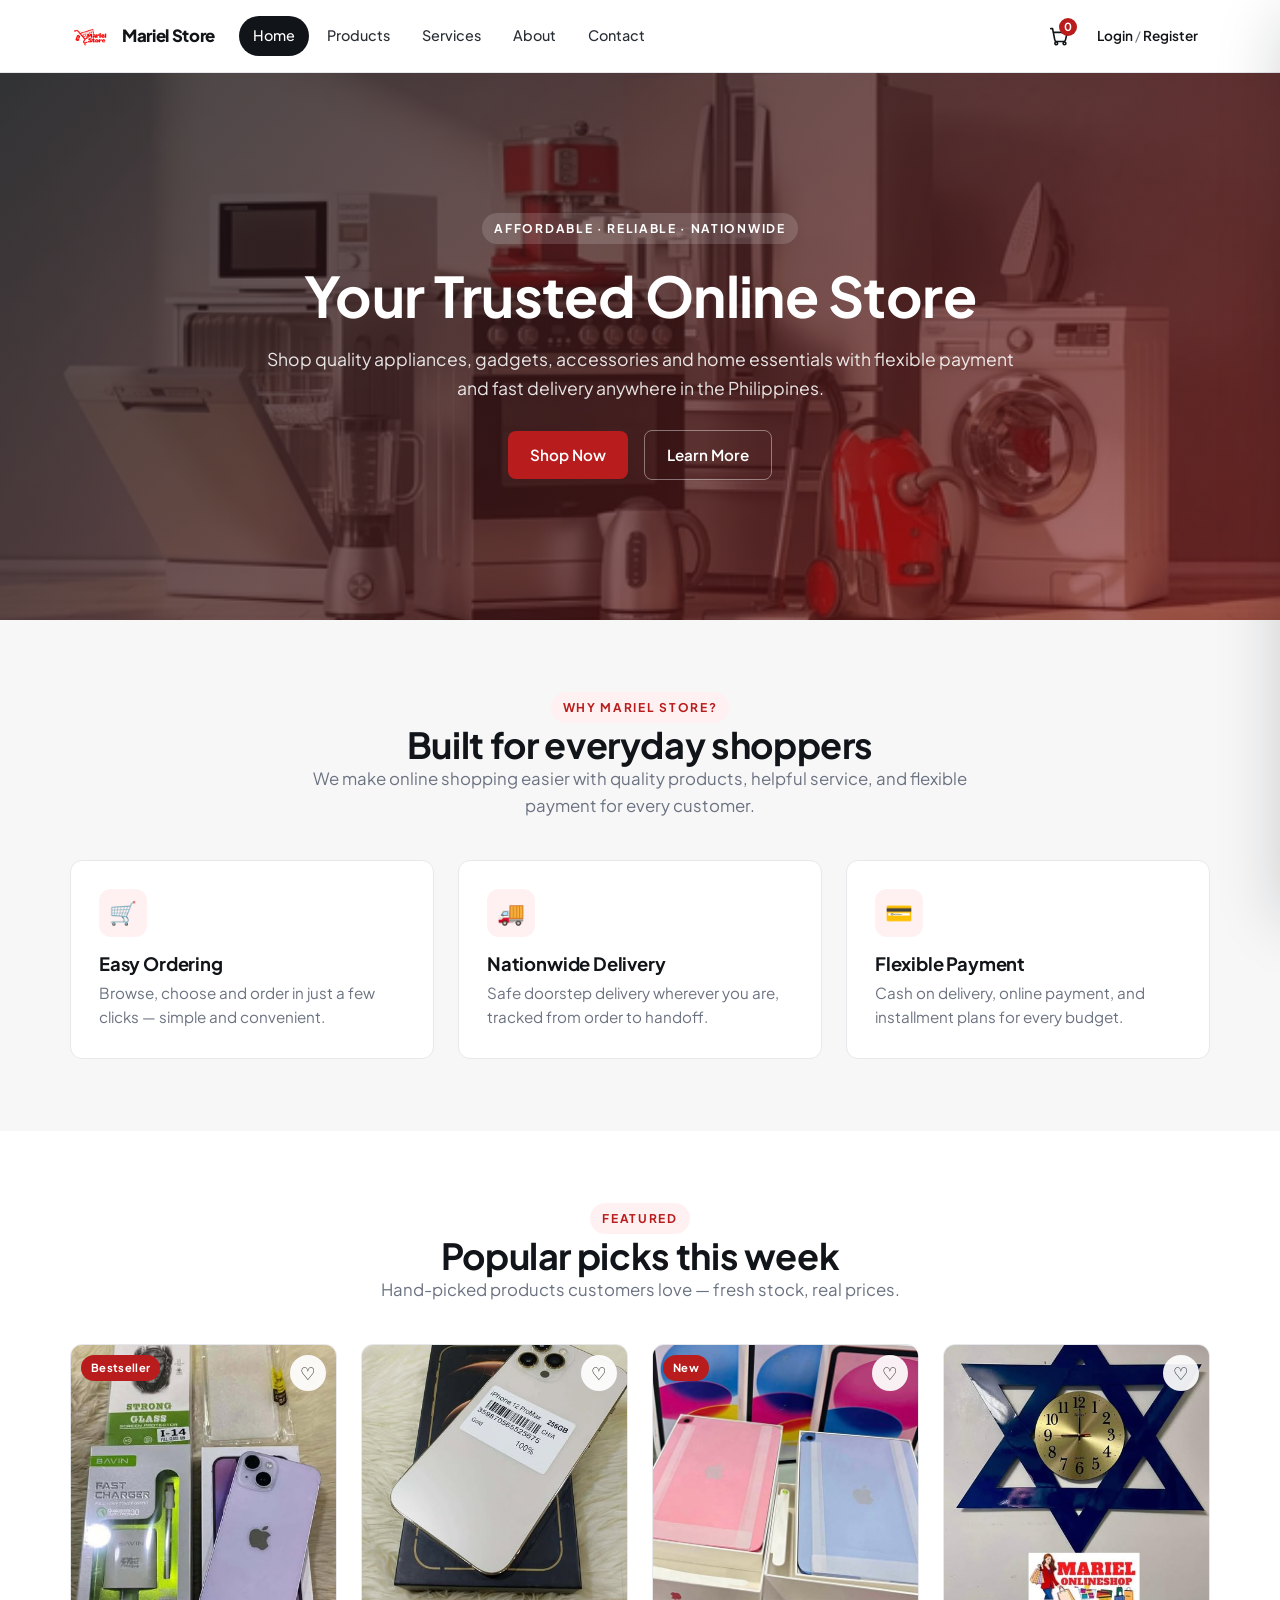
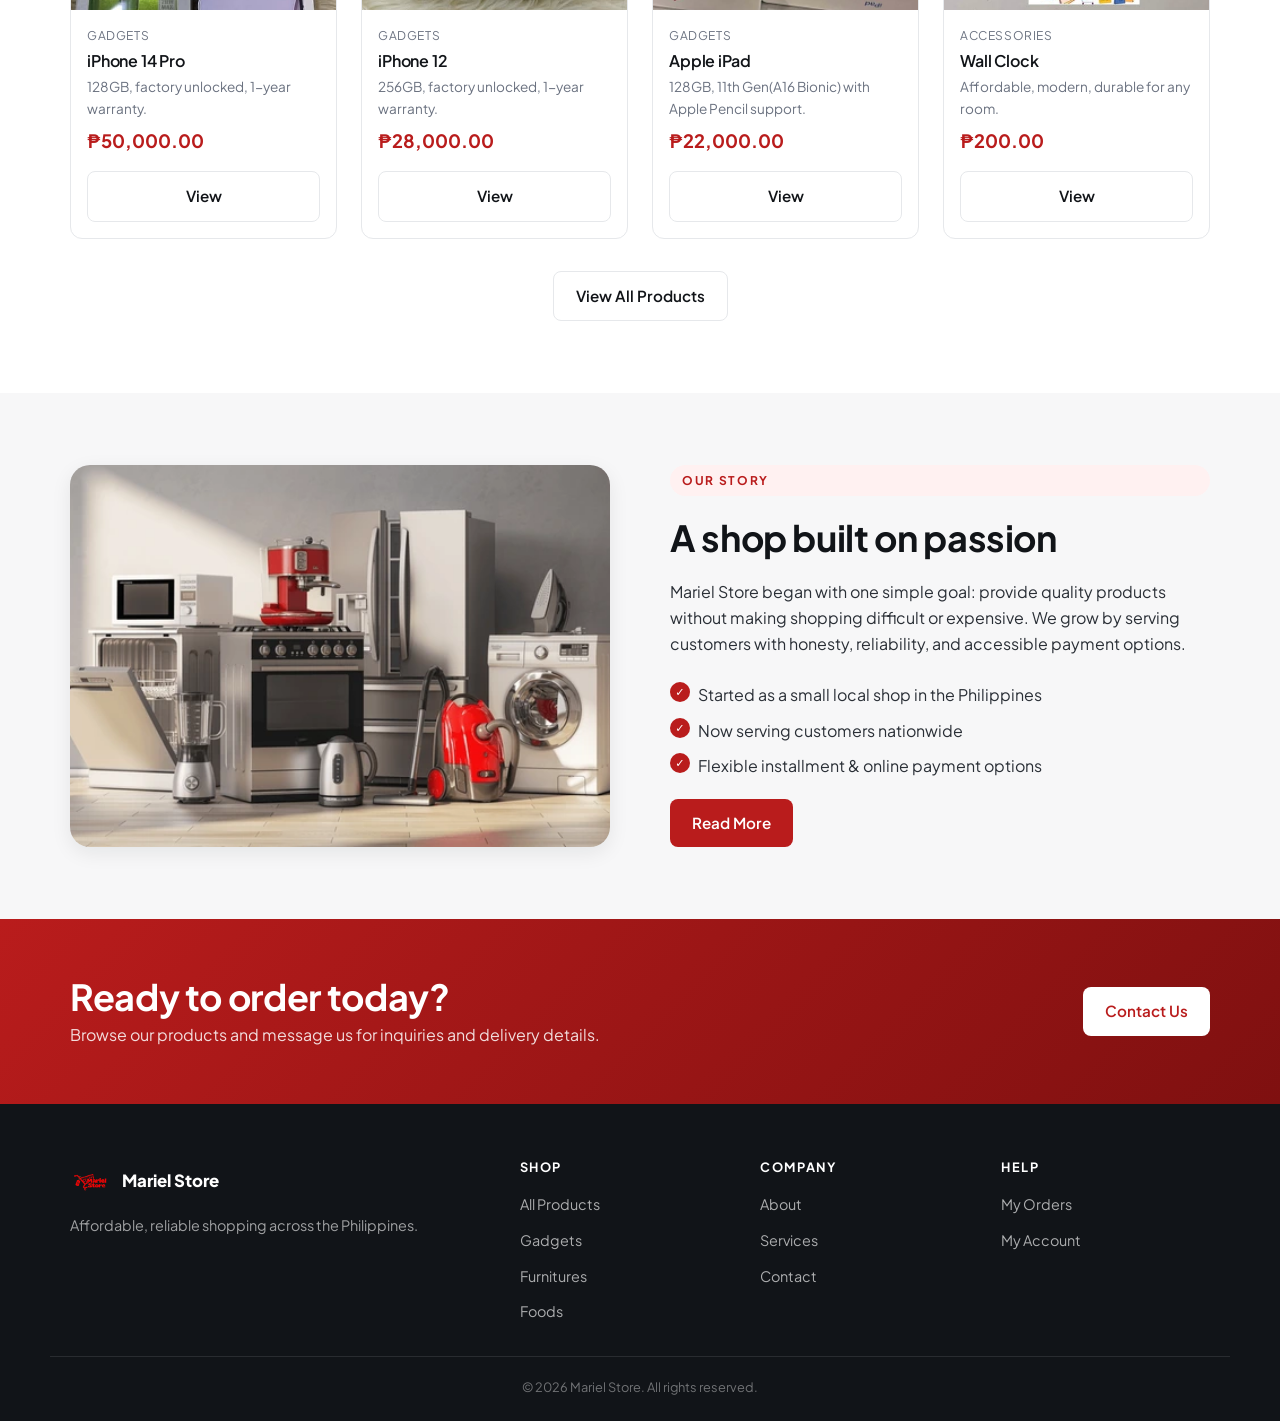
<file: index.html>
<!DOCTYPE html>
<html lang="en">
<head>
  <meta charset="UTF-8">
  <meta name="viewport" content="width=device-width, initial-scale=1.0">
  <title>Mariel Store — Trusted Online Shopping</title>
  <meta name="description" content="Shop quality appliances, gadgets, and home essentials with flexible installment payments. 30% downpayment, no interest. Nationwide delivery across the Philippines.">
  <link rel="stylesheet" href="style.css">
  <link rel="icon" href="images/logo.png">
</head>
<body data-page="home">

<div id="site-header"></div>

<section class="hero">
  <div class="container">
    <span class="eyebrow">Affordable · Reliable · Nationwide</span>
    <h1>Your Trusted <em>Online Store</em></h1>
    <p>Shop quality appliances, gadgets, accessories and home essentials with flexible payment and fast delivery anywhere in the Philippines.</p>
    <div class="row">
      <a href="pages/products.html" class="btn">Shop Now</a>
      <a href="pages/about.html" class="btn btn-outline" style="color:#fff;border-color:rgba(255,255,255,.4)">Learn More</a>
    </div>
  </div>
</section>

<section class="section">
  <div class="container">
    <div class="section-head reveal">
      <span class="eyebrow">Why Mariel Store?</span>
      <h2>Built for everyday <em>shoppers</em></h2>
      <p class="lead">We make online shopping easier with quality products, helpful service, and flexible payment for every customer.</p>
    </div>
    <div class="grid grid-3 reveal">
      <div class="card"><div class="icon">🛒</div><h3>Easy Ordering</h3><p>Browse, choose and order in just a few clicks — simple and convenient.</p></div>
      <div class="card"><div class="icon">🚚</div><h3>Nationwide Delivery</h3><p>Safe doorstep delivery wherever you are, tracked from order to handoff.</p></div>
      <div class="card"><div class="icon">💳</div><h3>Flexible Payment</h3><p>Cash on delivery, online payment, and installment plans for every budget.</p></div>
    </div>
  </div>
</section>

<section class="section section-white">
  <div class="container">
    <div class="section-head reveal">
      <span class="eyebrow">Featured</span>
      <h2>Popular <em>picks</em> this week</h2>
      <p class="lead">Hand-picked products customers love — fresh stock, real prices.</p>
    </div>
    <div class="products" id="featured-grid"></div>
    <div class="center" style="margin-top:32px">
      <a href="pages/products.html" class="btn btn-outline">View All Products</a>
    </div>
  </div>
</section>

<section class="section">
  <div class="container split reveal">
    <img src="images/hero-img.webp" alt="Mariel Store products">
    <div class="stack">
      <span class="eyebrow">Our Story</span>
      <h2>A shop built on <em>passion</em></h2>
      <p>Mariel Store began with one simple goal: provide quality products without making shopping difficult or expensive. We grow by serving customers with honesty, reliability, and accessible payment options.</p>
      <ul>
        <li>Started as a small local shop in the Philippines</li>
        <li>Now serving customers nationwide</li>
        <li>Flexible installment & online payment options</li>
      </ul>
      <div><a href="pages/about.html" class="btn">Read More</a></div>
    </div>
  </div>
</section>

<section class="cta">
  <div class="container">
    <div>
      <h2>Ready to order today?</h2>
      <p>Browse our products and message us for inquiries and delivery details.</p>
    </div>
    <a href="pages/contact.html" class="btn btn-light">Contact Us</a>
  </div>
</section>

<div id="site-footer"></div>

<script src="script.js"></script>
</body>
</html>
</file>
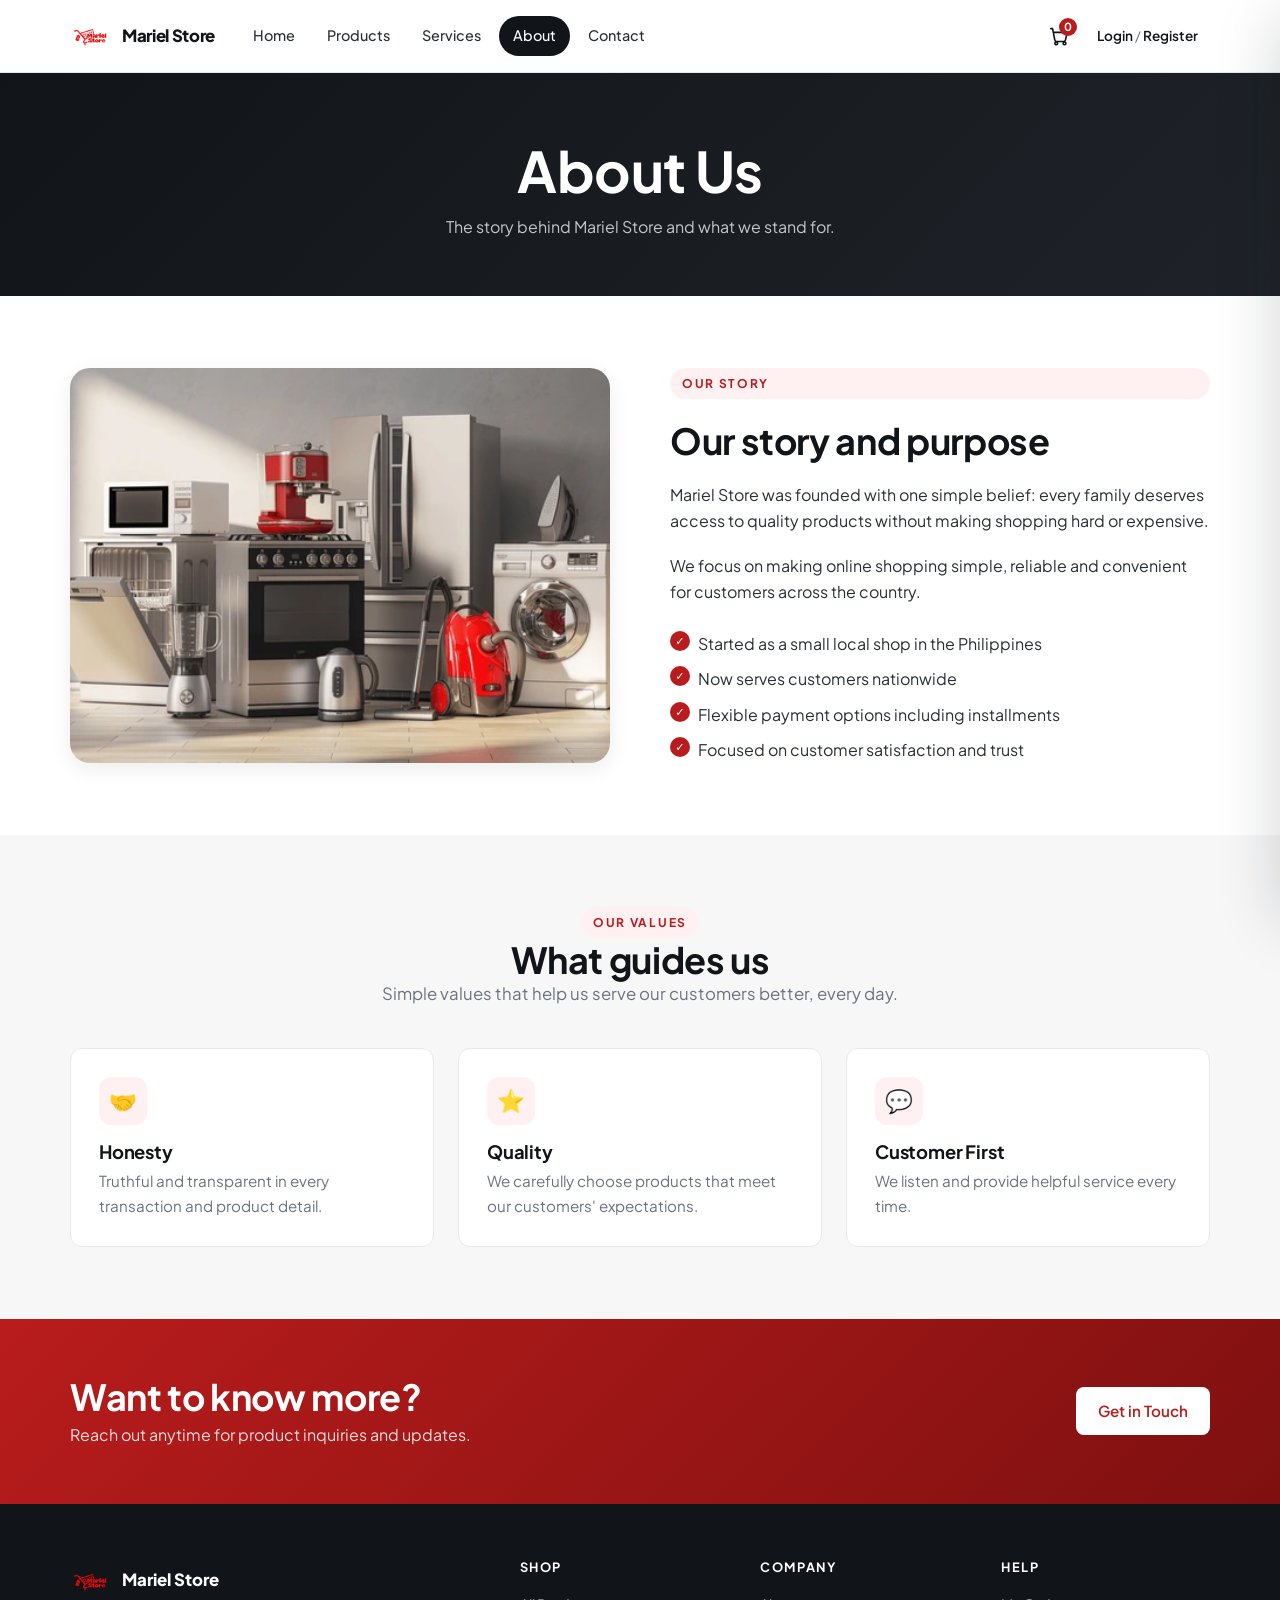
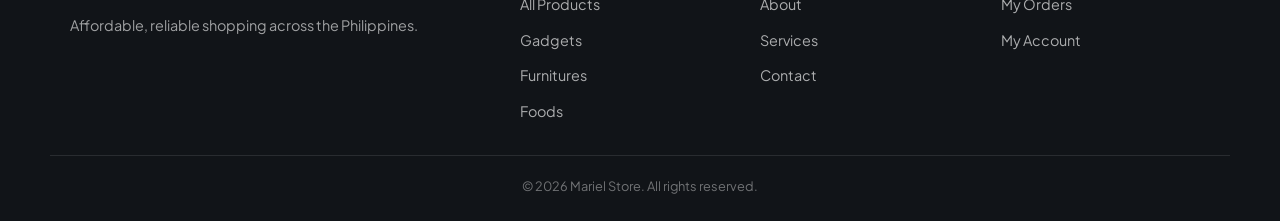
<file: pages/about.html>
<!DOCTYPE html>
<html lang="en">
<head>
  <meta charset="UTF-8">
  <meta name="viewport" content="width=device-width, initial-scale=1.0">
  <title>About | Mariel Store</title>
  <link rel="stylesheet" href="../style.css">
  <link rel="icon" href="../images/logo.png">
</head>
<body data-page="about">

<div id="site-header"></div>

<section class="page-header">
  <div class="container">
    <h1>About <em>Us</em></h1>
    <p>The story behind Mariel Store and what we stand for.</p>
  </div>
</section>

<section class="section section-white">
  <div class="container split reveal">
    <img src="../images/hero-img.webp" alt="Mariel Store products">
    <div class="stack">
      <span class="eyebrow">Our Story</span>
      <h2>Our story and <em>purpose</em></h2>
      <p>Mariel Store was founded with one simple belief: every family deserves access to quality products without making shopping hard or expensive.</p>
      <p>We focus on making online shopping simple, reliable and convenient for customers across the country.</p>
      <ul>
        <li>Started as a small local shop in the Philippines</li>
        <li>Now serves customers nationwide</li>
        <li>Flexible payment options including installments</li>
        <li>Focused on customer satisfaction and trust</li>
      </ul>
    </div>
  </div>
</section>

<section class="section">
  <div class="container">
    <div class="section-head reveal">
      <span class="eyebrow">Our Values</span>
      <h2>What <em>guides</em> us</h2>
      <p class="lead">Simple values that help us serve our customers better, every day.</p>
    </div>
    <div class="grid grid-3 reveal">
      <div class="card"><div class="icon">🤝</div><h3>Honesty</h3><p>Truthful and transparent in every transaction and product detail.</p></div>
      <div class="card"><div class="icon">⭐</div><h3>Quality</h3><p>We carefully choose products that meet our customers' expectations.</p></div>
      <div class="card"><div class="icon">💬</div><h3>Customer First</h3><p>We listen and provide helpful service every time.</p></div>
    </div>
  </div>
</section>

<section class="cta">
  <div class="container">
    <div>
      <h2>Want to know more?</h2>
      <p>Reach out anytime for product inquiries and updates.</p>
    </div>
    <a href="contact.html" class="btn btn-light">Get in Touch</a>
  </div>
</section>

<div id="site-footer"></div>

<script src="../script.js"></script>
</body>
</html>
</file>
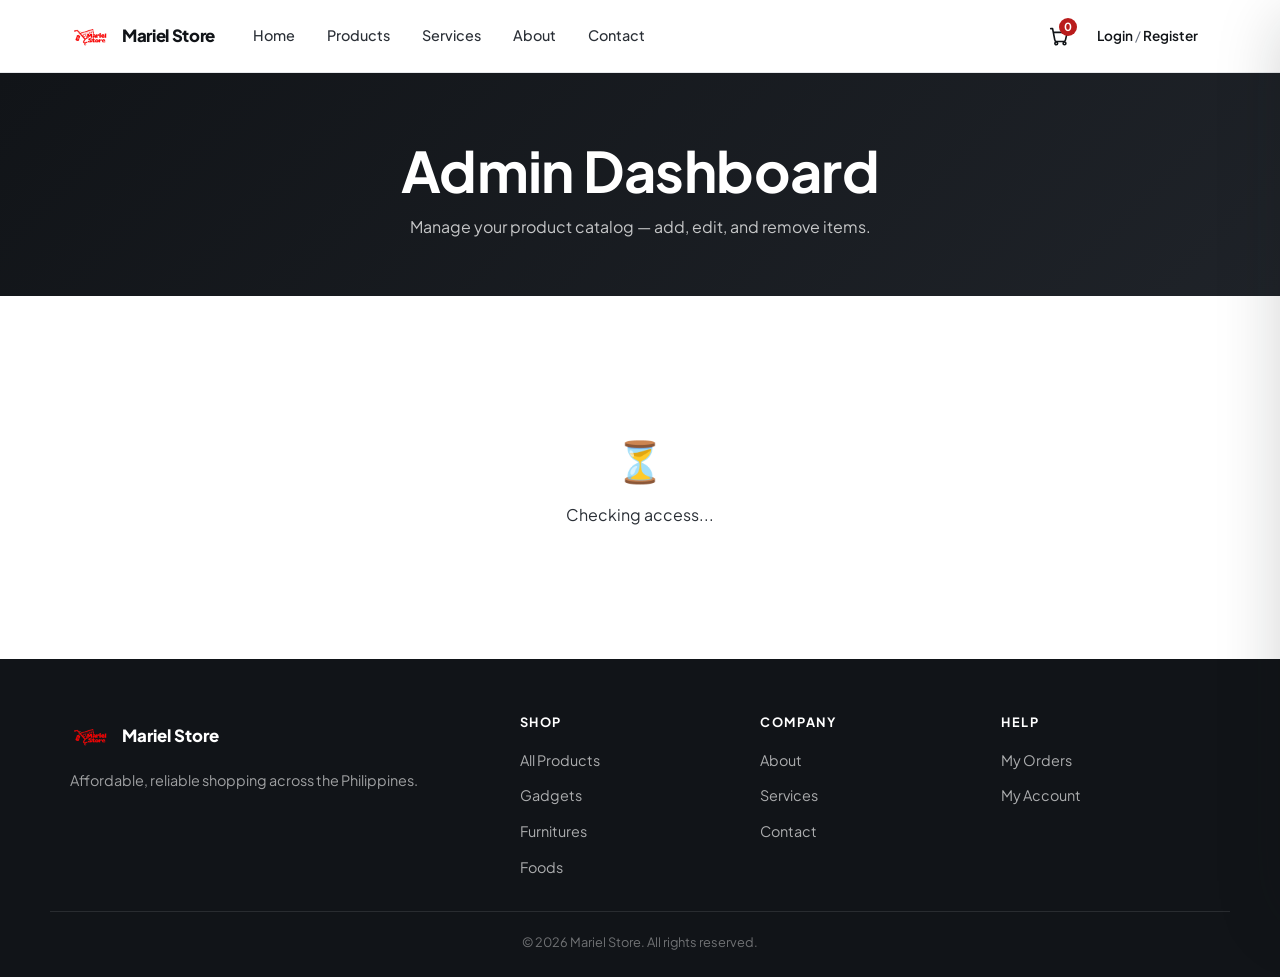
<file: pages/admin.html>
<!DOCTYPE html>
<html lang="en">
<head>
  <meta charset="UTF-8">
  <meta name="viewport" content="width=device-width, initial-scale=1.0">
  <title>Admin | Mariel Store</title>
  <link rel="stylesheet" href="../style.css">
  <link rel="icon" href="../images/logo.png">
</head>
<body data-page="admin">

<div id="site-header"></div>

<section class="page-header">
  <div class="container">
    <h1>Admin <em>Dashboard</em></h1>
    <p>Manage your product catalog — add, edit, and remove items.</p>
  </div>
</section>

<section class="section section-white">
  <div class="container">

    <div id="admin-loading" class="empty">
      <div class="icon">⏳</div>
      <p>Checking access...</p>
    </div>

    <div id="admin-denied" class="empty hidden">
      <div class="icon">🔒</div>
      <h2>Access denied</h2>
      <p class="muted">You don't have permission to view this page.</p>
      <a class="btn" href="../index.html">Back to Home</a>
    </div>

    <div id="admin-app" class="hidden">

      <div class="account-card">
        <div class="account-head">
          <h2 id="admin-form-title">Add <em>Product</em></h2>
          <button id="admin-reset-btn" class="btn btn-outline" type="button">Clear Form</button>
        </div>

        <form id="admin-product-form" novalidate>
          <input type="hidden" id="p-original-id" value="">
          <div class="admin-grid">
            <div class="field">
              <label for="p-id">Product ID</label>
              <input type="text" id="p-id" required pattern="[a-z0-9_\-]+" placeholder="lowercase, no spaces">
            </div>
            <div class="field">
              <label for="p-name">Name</label>
              <input type="text" id="p-name" required>
            </div>
            <div class="field">
              <label for="p-price">Price (₱)</label>
              <input type="number" id="p-price" min="0" step="0.01" required>
            </div>
            <div class="field">
              <label for="p-stock">Stock</label>
              <input type="number" id="p-stock" min="0" step="1" required value="0">
            </div>
            <div class="field">
              <label for="p-cat">Category</label>
              <select id="p-cat" required>
                <option value="Gadgets">Gadgets</option>
                <option value="Furnitures">Furnitures</option>
                <option value="Accessories">Accessories</option>
                <option value="Foods">Foods</option>
              </select>
            </div>
            <div class="field">
              <label for="p-tag">Tag <span class="muted">(optional, e.g. "New", "Hot")</span></label>
              <input type="text" id="p-tag" placeholder="">
            </div>
            <div class="field admin-full">
              <label for="p-img">Image URL or path <span class="muted">(e.g. images/products/x.jpg or https://...)</span></label>
              <input type="text" id="p-img" placeholder="images/products/your-image.jpg">
            </div>
            <div class="field admin-full">
              <label for="p-desc">Short description</label>
              <input type="text" id="p-desc" placeholder="Shown in product cards">
            </div>
            <div class="field admin-full">
              <label for="p-details">Details</label>
              <textarea id="p-details" rows="3" placeholder="Longer details shown on the product page"></textarea>
            </div>
            <div class="field">
              <label for="p-sort">Sort order <span class="muted">(lower = earlier)</span></label>
              <input type="number" id="p-sort" step="1" value="0">
            </div>
          </div>
          <div class="row" style="margin-top:14px">
            <button type="submit" class="btn" id="admin-save-btn">Save Product</button>
            <button type="button" id="admin-cancel-edit-btn" class="btn btn-outline hidden">Cancel Edit</button>
          </div>
          <p id="admin-form-message" class="form-msg"></p>
        </form>
      </div>

      <div class="account-card" style="margin-top:24px">
        <div class="account-head">
          <h2>All <em>Products</em></h2>
          <span class="muted" id="admin-count">0 items</span>
        </div>
        <div class="admin-table-wrap">
          <table class="admin-table">
            <thead>
              <tr>
                <th>Image</th>
                <th>Name</th>
                <th>Category</th>
                <th>Price</th>
                <th>Stock</th>
                <th>Tag</th>
                <th></th>
              </tr>
            </thead>
            <tbody id="admin-product-rows"></tbody>
          </table>
        </div>
      </div>

    </div>
  </div>
</section>

<div id="site-footer"></div>

<script src="../script.js"></script>
</body>
</html>
</file>
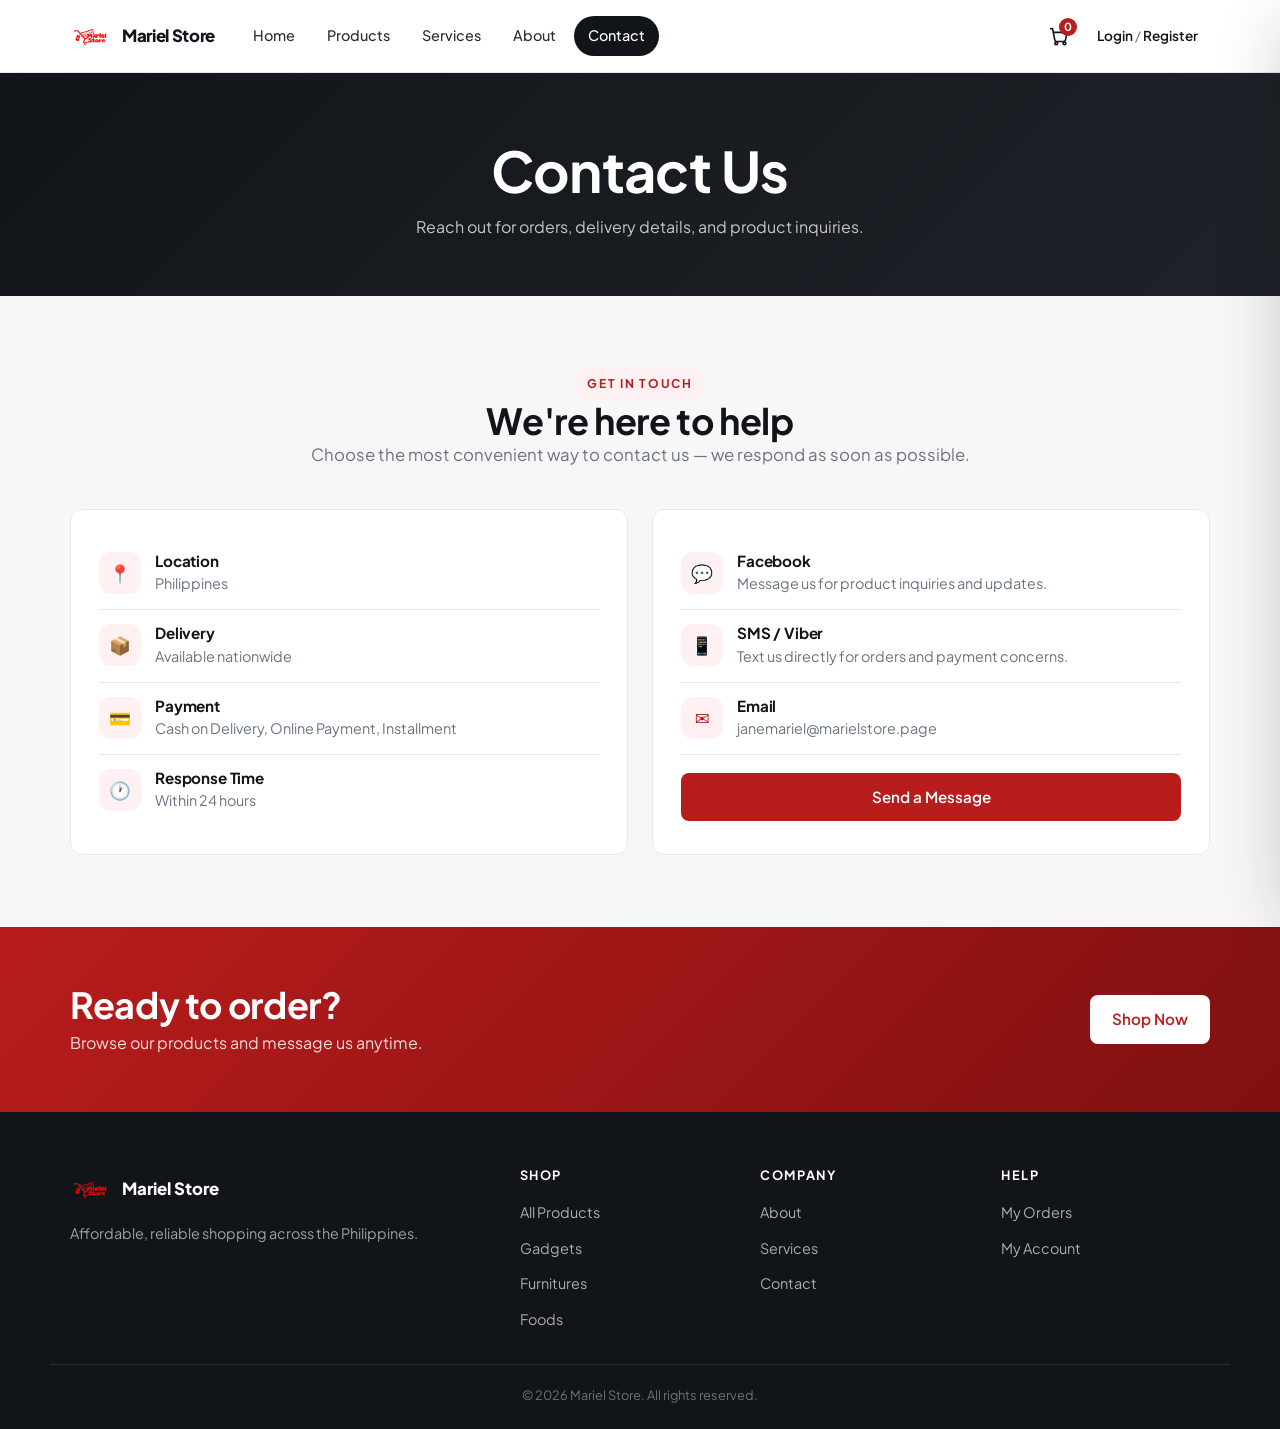
<file: pages/contact.html>
<!DOCTYPE html>
<html lang="en">
<head>
  <meta charset="UTF-8">
  <meta name="viewport" content="width=device-width, initial-scale=1.0">
  <title>Contact | Mariel Store</title>
  <link rel="stylesheet" href="../style.css">
  <link rel="icon" href="../images/logo.png">
</head>
<body data-page="contact">

<div id="site-header"></div>

<section class="page-header">
  <div class="container">
    <h1>Contact <em>Us</em></h1>
    <p>Reach out for orders, delivery details, and product inquiries.</p>
  </div>
</section>

<section class="section">
  <div class="container">
    <div class="section-head reveal">
      <span class="eyebrow">Get in Touch</span>
      <h2>We're here to <em>help</em></h2>
      <p class="lead">Choose the most convenient way to contact us — we respond as soon as possible.</p>
    </div>

    <div class="grid grid-2 reveal">
      <div class="info-box">
        <div class="info-item"><div class="info-icon">📍</div><div><h4>Location</h4><p>Philippines</p></div></div>
        <div class="info-item"><div class="info-icon">📦</div><div><h4>Delivery</h4><p>Available nationwide</p></div></div>
        <div class="info-item"><div class="info-icon">💳</div><div><h4>Payment</h4><p>Cash on Delivery, Online Payment, Installment</p></div></div>
        <div class="info-item"><div class="info-icon">🕐</div><div><h4>Response Time</h4><p>Within 24 hours</p></div></div>
      </div>

      <div class="info-box">
        <div class="info-item"><div class="info-icon">💬</div><div><h4>Facebook</h4><p>Message us for product inquiries and updates.</p></div></div>
        <div class="info-item"><div class="info-icon">📱</div><div><h4>SMS / Viber</h4><p>Text us directly for orders and payment concerns.</p></div></div>
        <div class="info-item"><div class="info-icon">✉️</div><div><h4>Email</h4><p>janemariel@marielstore.page</p></div></div>
        <div style="margin-top:18px">
          <a href="https://www.facebook.com/shoppay.shoppay.7" target="_blank" rel="noopener noreferrer" class="btn btn-block">Send a Message</a>
        </div>
      </div>
    </div>
  </div>
</section>

<section class="cta">
  <div class="container">
    <div>
      <h2>Ready to order?</h2>
      <p>Browse our products and message us anytime.</p>
    </div>
    <a href="products.html" class="btn btn-light">Shop Now</a>
  </div>
</section>

<div id="site-footer"></div>

<script src="../script.js"></script>
</body>
</html>
</file>
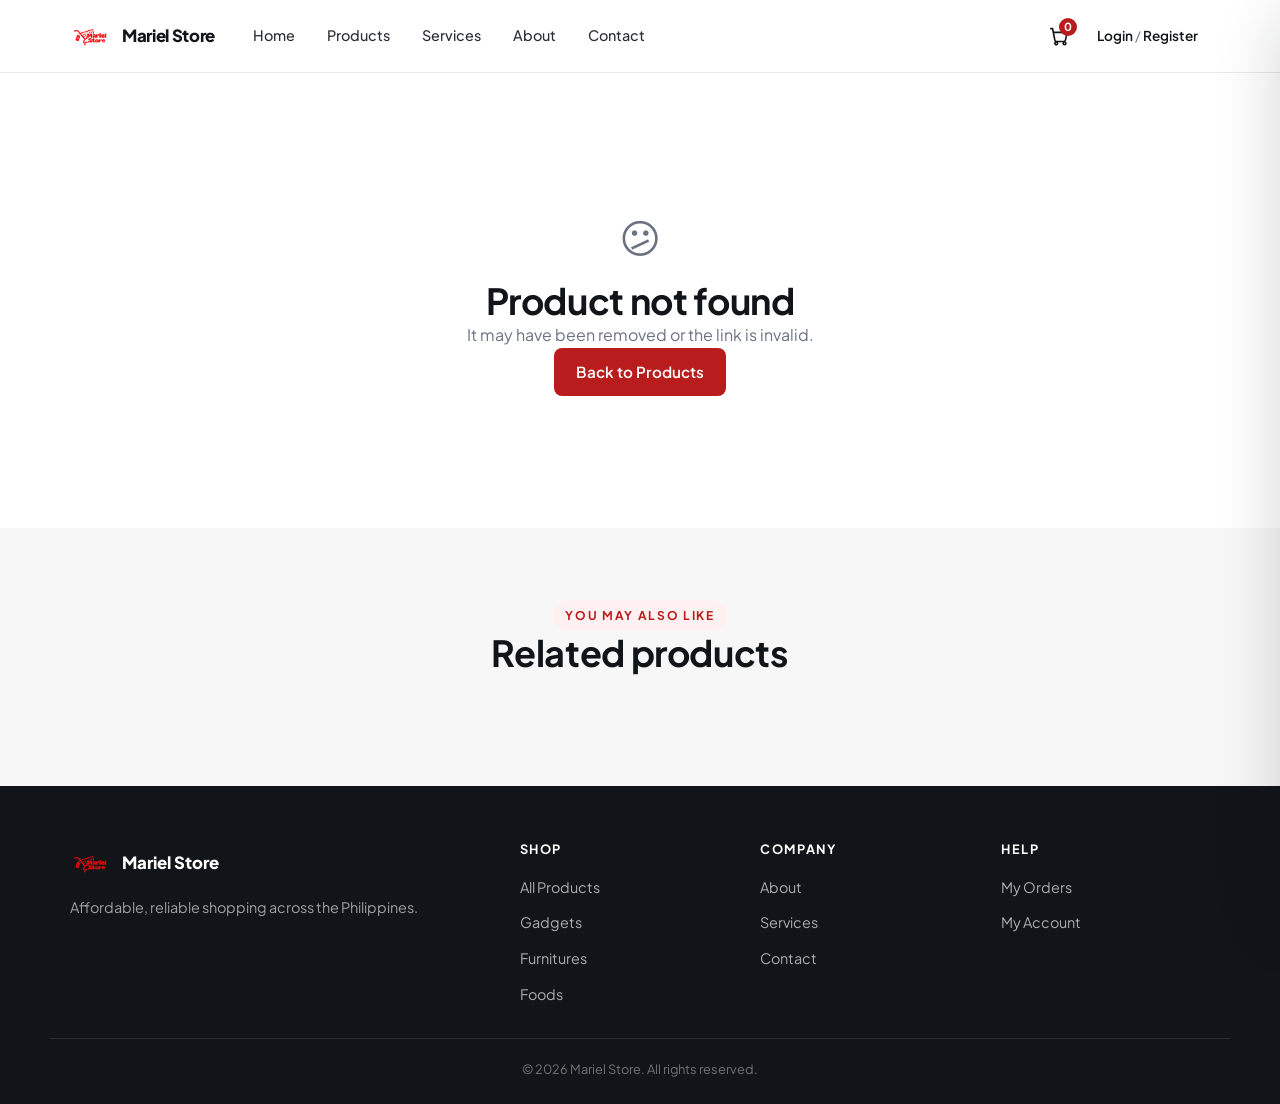
<file: pages/product.html>
<!DOCTYPE html>
<html lang="en">
<head>
  <meta charset="UTF-8">
  <meta name="viewport" content="width=device-width, initial-scale=1.0">
  <title>Product | Mariel Store</title>
  <link rel="stylesheet" href="../style.css">
  <link rel="icon" href="../images/logo.png">
</head>
<body data-page="product">

<div id="site-header"></div>

<section class="section section-white">
  <div class="container">
    <div id="product-detail"></div>
  </div>
</section>

<section class="section">
  <div class="container">
    <div class="section-head reveal">
      <span class="eyebrow">You may also like</span>
      <h2>Related <em>products</em></h2>
    </div>
    <div class="products" id="related-grid"></div>
  </div>
</section>

<div id="site-footer"></div>

<script src="../script.js"></script>
</body>
</html>
</file>
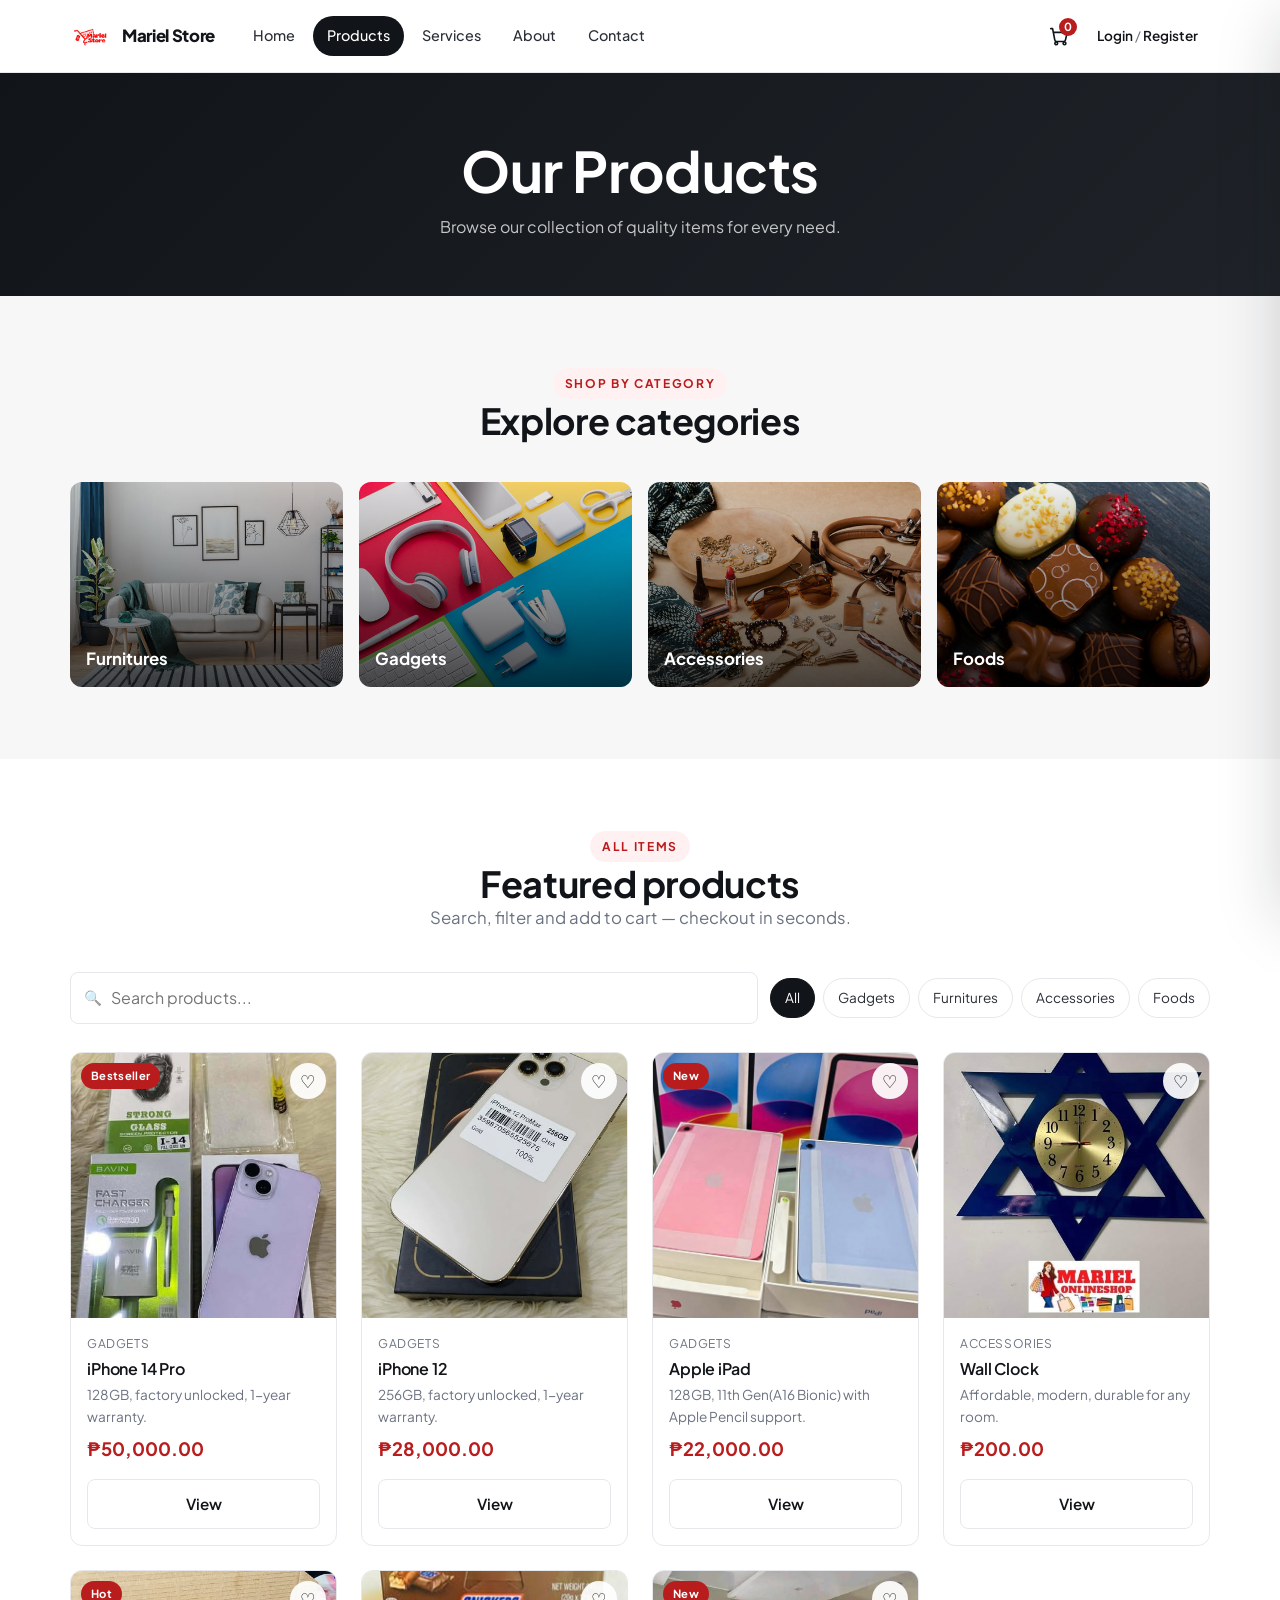
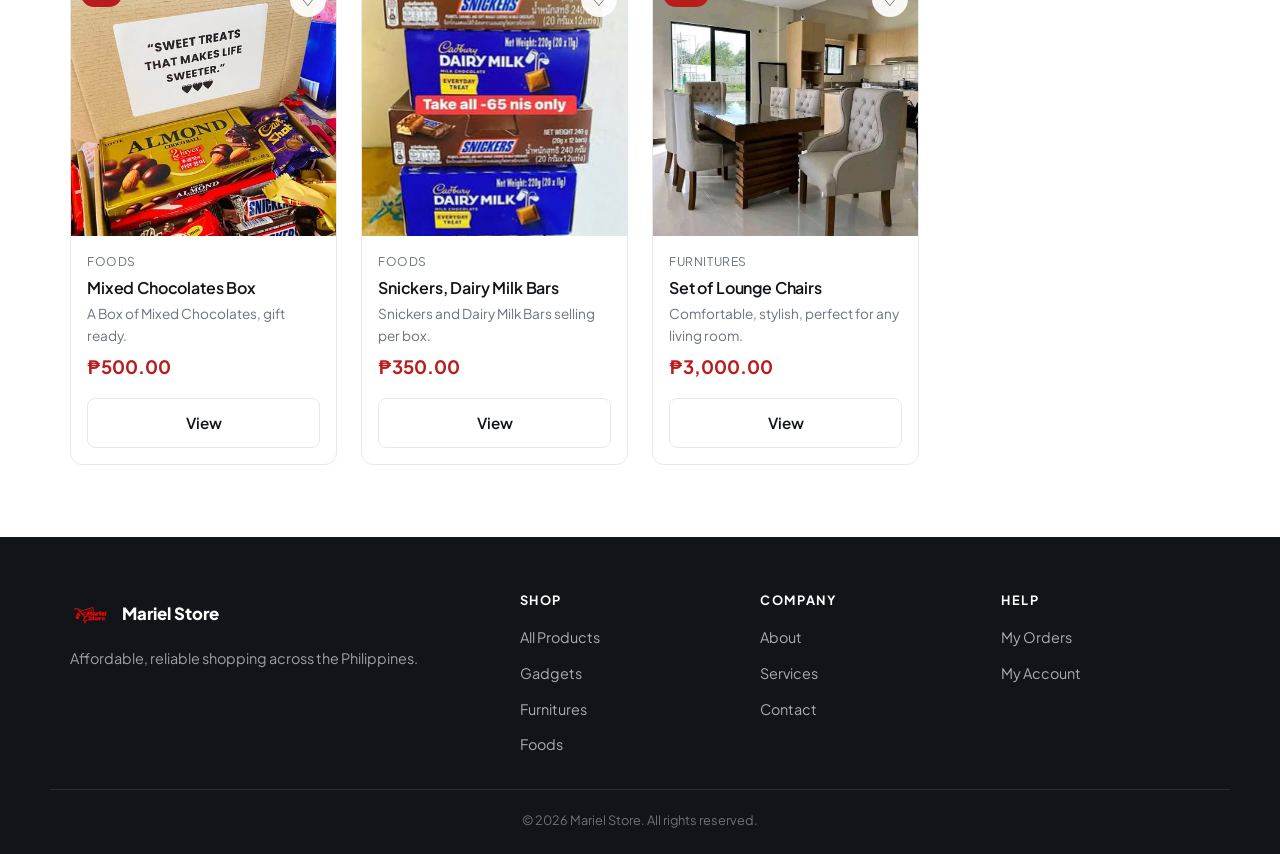
<file: pages/products.html>
<!DOCTYPE html>
<html lang="en">
<head>
  <meta charset="UTF-8">
  <meta name="viewport" content="width=device-width, initial-scale=1.0">
  <title>Products | Mariel Store</title>
  <link rel="stylesheet" href="../style.css">
  <link rel="icon" href="../images/logo.png">
</head>
<body data-page="products">

<div id="site-header"></div>

<section class="page-header">
  <div class="container">
    <h1>Our <em>Products</em></h1>
    <p>Browse our collection of quality items for every need.</p>
  </div>
</section>

<section class="section">
  <div class="container">
    <div class="section-head reveal">
      <span class="eyebrow">Shop by Category</span>
      <h2>Explore <em>categories</em></h2>
    </div>
    <div class="cats reveal">
      <a class="cat" href="?cat=furnitures"><img src="../images/products/furniture.jpg" alt="Furnitures Category"><span>Furnitures</span></a>
      <a class="cat" href="?cat=gadgets"><img src="../images/products/gadgets.jpg" alt="Gadgets Category"><span>Gadgets</span></a>
      <a class="cat" href="?cat=accessories"><img src="../images/products/accessories.jpg" alt="Accessories Category"><span>Accessories</span></a>
      <a class="cat" href="?cat=foods"><img src="../images/products/foods.jpg" alt="Foods Category"><span>Foods</span></a>
    </div>
  </div>
</section>

<section class="section section-white">
  <div class="container">
    <div class="section-head reveal">
      <span class="eyebrow">All Items</span>
      <h2>Featured <em>products</em></h2>
      <p class="lead">Search, filter and add to cart — checkout in seconds.</p>
    </div>
    <div class="toolbar" id="products-toolbar"></div>
    <div class="products" id="products-grid" style="scroll-margin-top: 80px"></div>
  </div>
</section>

<div id="site-footer"></div>

<script src="../script.js"></script>
</body>
</html>
</file>
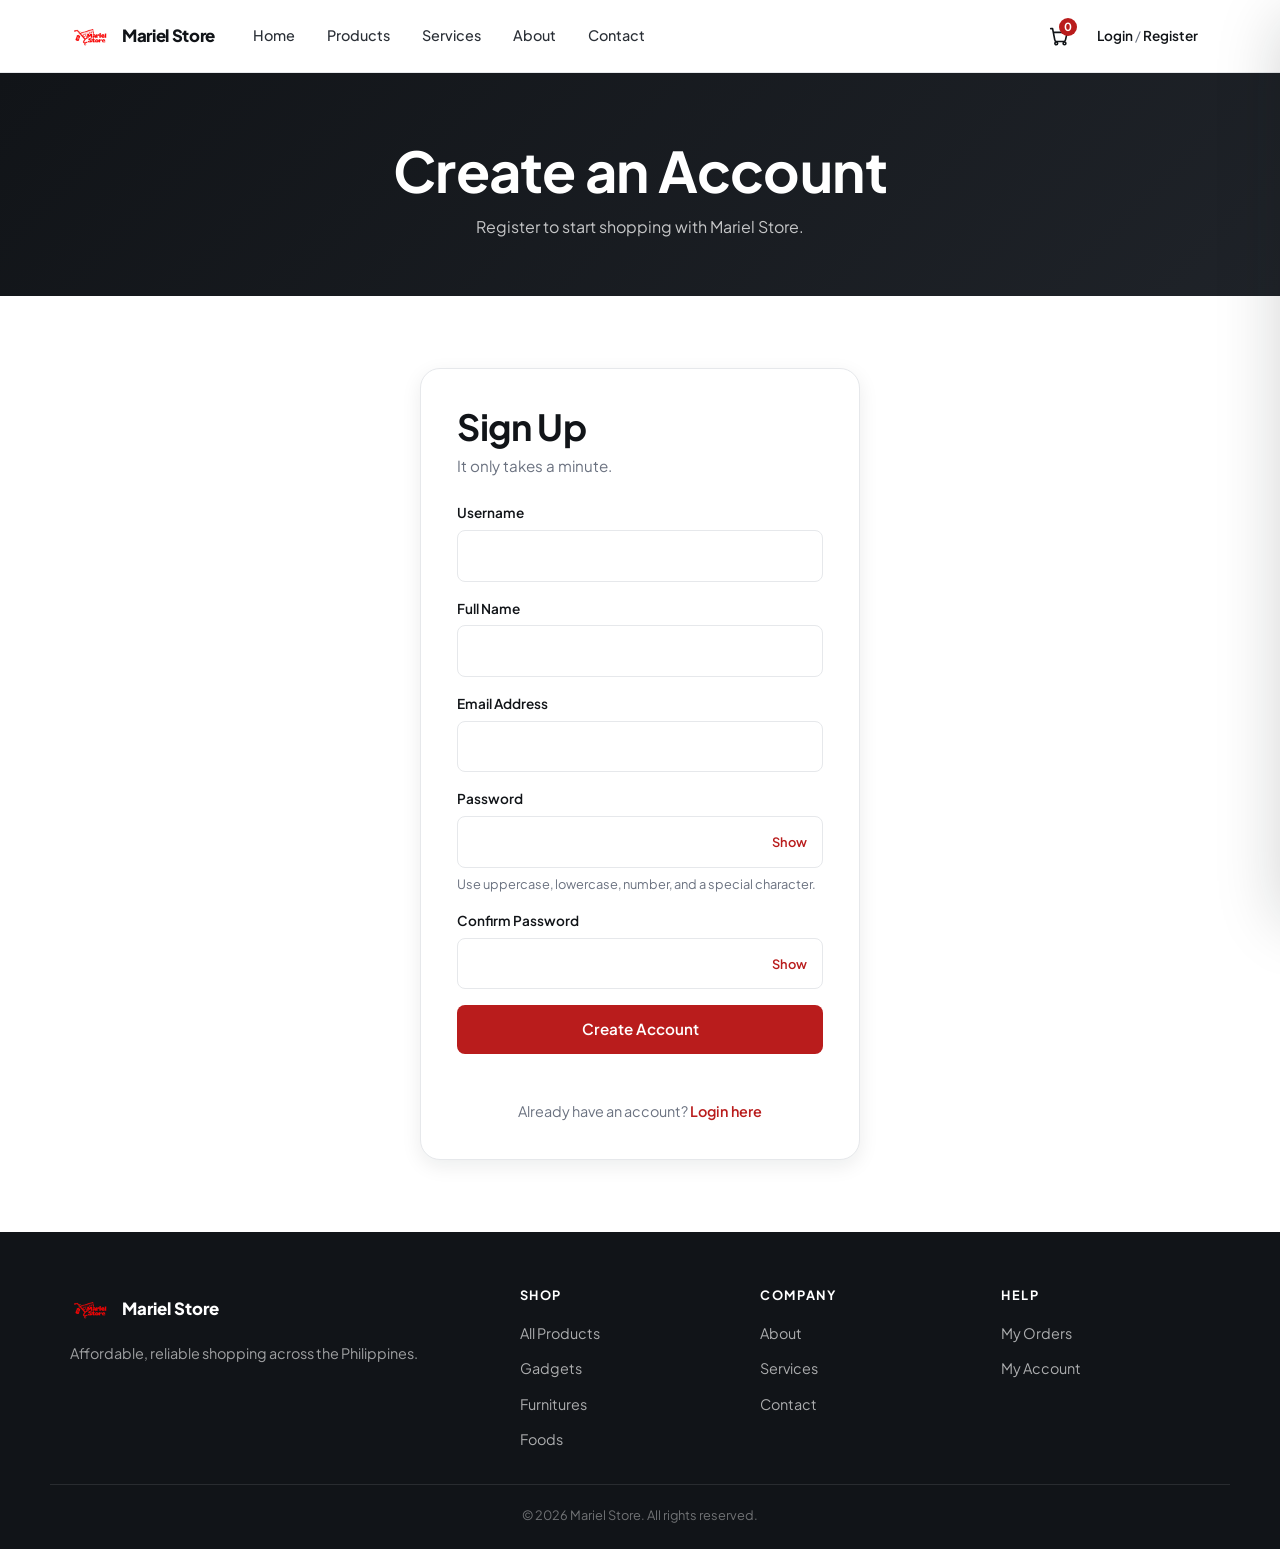
<file: pages/register.html>
<!doctype html>
<html lang="en">
  <head>
    <meta charset="UTF-8" />
    <meta name="viewport" content="width=device-width, initial-scale=1.0" />
    <title>Register | Mariel Store</title>
    <link rel="stylesheet" href="../style.css" />
    <link rel="icon" href="../images/logo.png" />
  </head>
  <body data-page="register">
    <div id="site-header"></div>

    <section class="page-header">
      <div class="container">
        <h1>Create an <em>Account</em></h1>
        <p>Register to start shopping with Mariel Store.</p>
      </div>
    </section>

    <section class="section section-white">
      <div class="container">
        <div class="auth-card">
          <h2>Sign Up</h2>
          <p class="lead">It only takes a minute.</p>

          <form id="register-form" novalidate>
            <div class="field">
              <label for="username">Username</label>
              <input type="text" id="username" required />
            </div>
            <div class="field">
              <label for="full-name">Full Name</label>
              <input type="text" id="full-name" required />
            </div>
            <div class="field">
              <label for="email">Email Address</label>
              <input type="email" id="email" required />
            </div>
            <div class="field">
              <label for="password">Password</label>
              <div class="password-wrap">
                <input type="password" id="password" required />
                <button
                  type="button"
                  class="password-toggle"
                  data-toggle="password"
                  data-group="register-pw"
                  aria-label="Show password"
                >
                  Show
                </button>
              </div>
              <p id="password-hint" class="hint">
                Use uppercase, lowercase, number, and a special character.
              </p>
            </div>
            <div class="field">
              <label for="confirm-password">Confirm Password</label>
              <div class="password-wrap">
                <input type="password" id="confirm-password" required />
                <button
                  type="button"
                  class="password-toggle"
                  data-toggle="confirm-password"
                  data-group="register-pw"
                  aria-label="Show password"
                >
                  Show
                </button>
              </div>
            </div>
            <button type="submit" class="btn btn-block">Create Account</button>
          </form>

          <p id="form-message" class="form-msg"></p>

          <p class="auth-switch">
            Already have an account? <a href="login.html">Login here</a>
          </p>
        </div>
      </div>
    </section>

    <div id="site-footer"></div>

    <script src="../script.js"></script>
  </body>
</html>
</file>
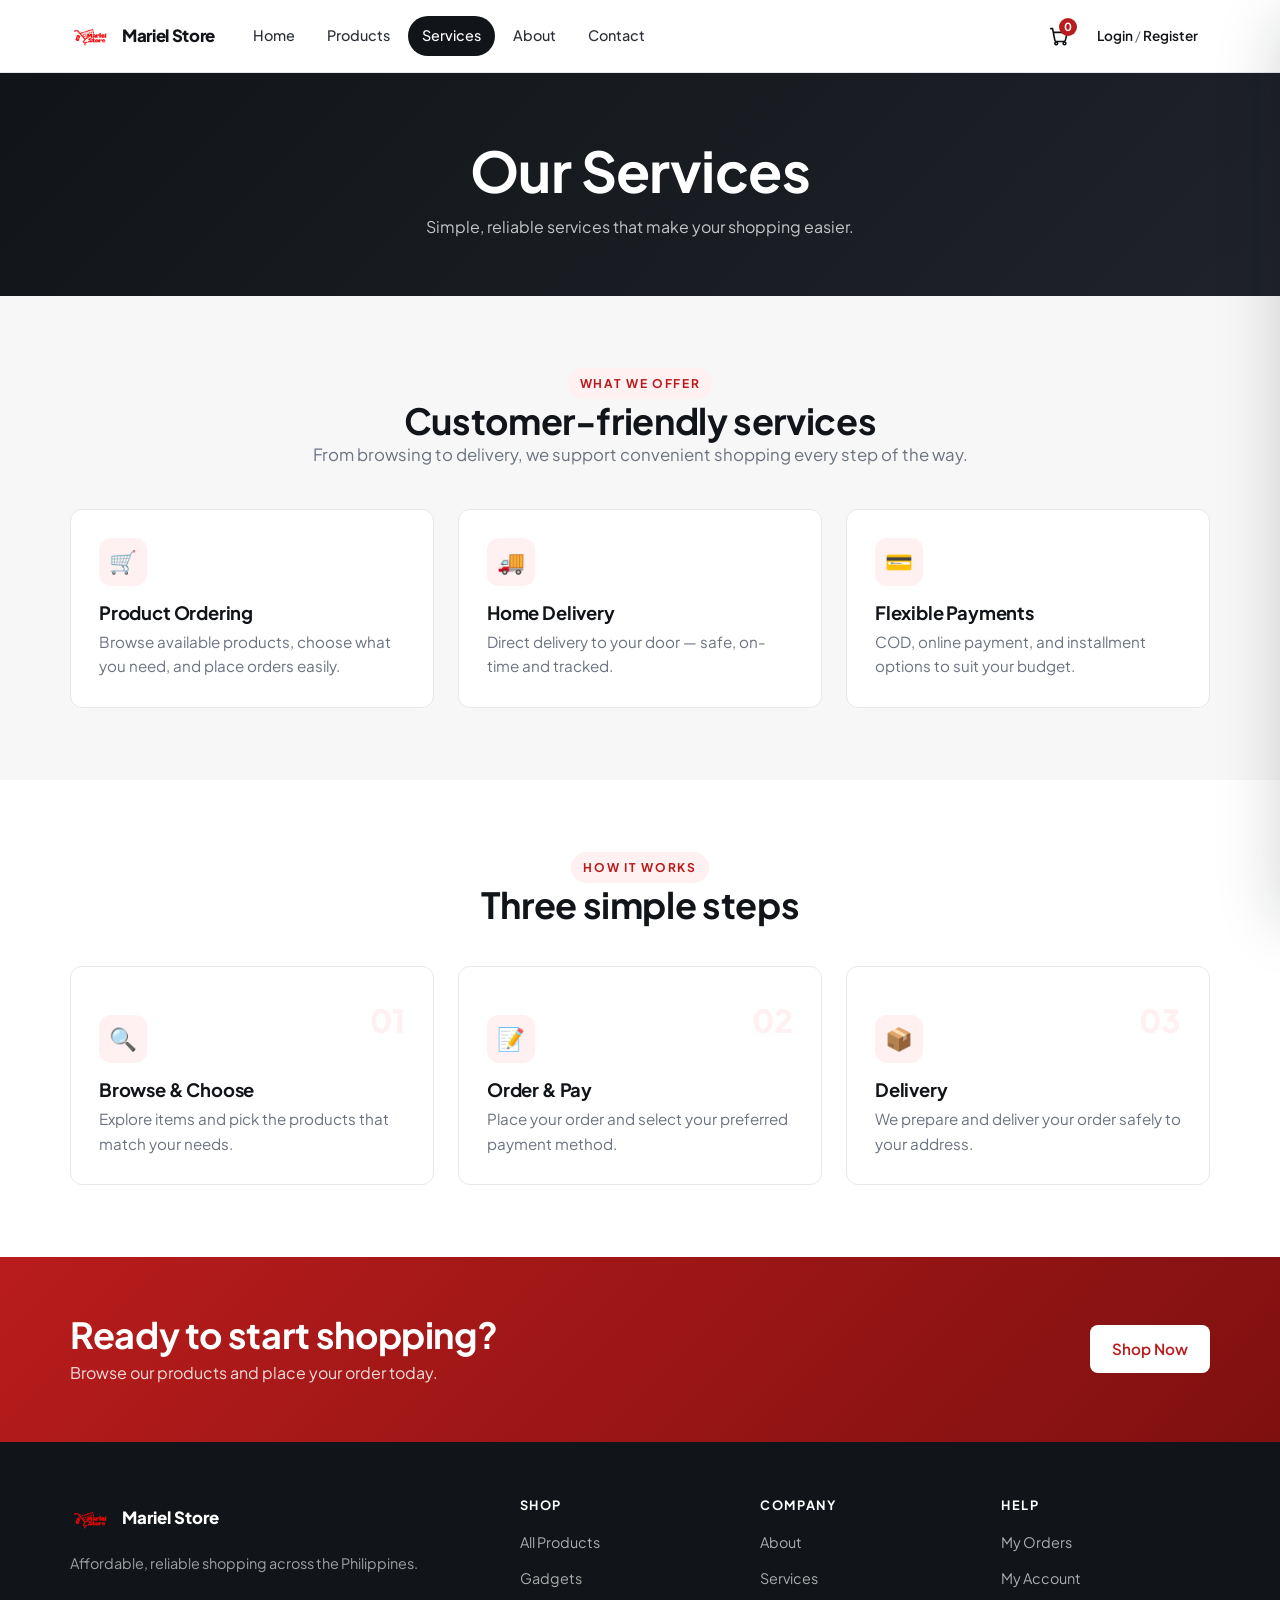
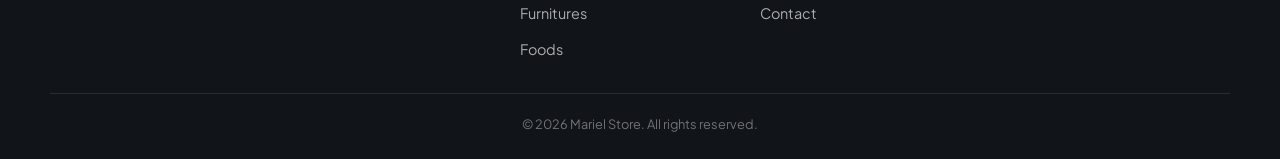
<file: pages/services.html>
<!DOCTYPE html>
<html lang="en">
<head>
  <meta charset="UTF-8">
  <meta name="viewport" content="width=device-width, initial-scale=1.0">
  <title>Services | Mariel Store</title>
  <link rel="stylesheet" href="../style.css">
  <link rel="icon" href="../images/logo.png">
</head>
<body data-page="services">

<div id="site-header"></div>

<section class="page-header">
  <div class="container">
    <h1>Our <em>Services</em></h1>
    <p>Simple, reliable services that make your shopping easier.</p>
  </div>
</section>

<section class="section">
  <div class="container">
    <div class="section-head reveal">
      <span class="eyebrow">What We Offer</span>
      <h2>Customer-friendly <em>services</em></h2>
      <p class="lead">From browsing to delivery, we support convenient shopping every step of the way.</p>
    </div>
    <div class="grid grid-3 reveal">
      <div class="card"><div class="icon">🛒</div><h3>Product Ordering</h3><p>Browse available products, choose what you need, and place orders easily.</p></div>
      <div class="card"><div class="icon">🚚</div><h3>Home Delivery</h3><p>Direct delivery to your door — safe, on-time and tracked.</p></div>
      <div class="card"><div class="icon">💳</div><h3>Flexible Payments</h3><p>COD, online payment, and installment options to suit your budget.</p></div>
    </div>
  </div>
</section>

<section class="section section-white">
  <div class="container">
    <div class="section-head reveal">
      <span class="eyebrow">How It Works</span>
      <h2>Three simple <em>steps</em></h2>
    </div>
    <div class="grid grid-3 reveal">
      <div class="card step"><div class="num">01</div><div class="icon">🔍</div><h3>Browse & Choose</h3><p>Explore items and pick the products that match your needs.</p></div>
      <div class="card step"><div class="num">02</div><div class="icon">📝</div><h3>Order & Pay</h3><p>Place your order and select your preferred payment method.</p></div>
      <div class="card step"><div class="num">03</div><div class="icon">📦</div><h3>Delivery</h3><p>We prepare and deliver your order safely to your address.</p></div>
    </div>
  </div>
</section>

<section class="cta">
  <div class="container">
    <div>
      <h2>Ready to start shopping?</h2>
      <p>Browse our products and place your order today.</p>
    </div>
    <a href="products.html" class="btn btn-light">Shop Now</a>
  </div>
</section>

<div id="site-footer"></div>

<script src="../script.js"></script>
</body>
</html>
</file>
<file: style.css>
/* =========================================================
   Mariel Store — stylesheet
   ---------------------------------------------------------
   How this file is organised (use Find / Ctrl+F on the headers
   below to jump around):

     1.  Variables / tokens (:root)   — colors, sizes, spacing
     2.  Reset + base                 — same starting point on every browser
     3.  Layout helpers               — .container, .grid, .row, .hidden
     4.  Typography                   — h1–h4, paragraphs, .eyebrow
     5.  Buttons                      — .btn, .btn-outline, .btn-sm, .btn-danger…
     6.  Header / Nav                 — top bar + user dropdown
     7.  Hero / Page header           — big banner at the top of pages
     8.  Cards / Split / Categories   — feature cards + 2-column block + cat strip
     9.  Products grid                — toolbar, chips, product cards, .empty
     10. Contact / CTA / Footer       — info card, call-to-action, dark footer
     11. Auth + Account               — login, register, profile cards
     12. Cart drawer + Mobile menu + Toast
     13. Reveal-on-scroll + Responsive (small-screen rules)
     14. Product Detail / Account / Checkout / Orders / Addresses

   Tips for editing:
   - Change a color or size ONCE in :root and it updates everywhere.
   - State classes are plain English: .open, .active, .hidden,
     .on, .ok, .bad — easy to find with search.
   - Prefer the var(--brand) / var(--ink) / var(--line) tokens
     instead of pasting hex codes (#b91c1c, #111418…).
   ========================================================= */

/* Local font (works even if the user is offline) */
@font-face { font-family: "Plus Jakarta Sans"; font-style: normal; font-weight: 400; font-display: swap; src: url("./fonts/pjs-400.ttf") format("truetype"); }
@font-face { font-family: "Plus Jakarta Sans"; font-style: normal; font-weight: 500; font-display: swap; src: url("./fonts/pjs-500.ttf") format("truetype"); }
@font-face { font-family: "Plus Jakarta Sans"; font-style: normal; font-weight: 600; font-display: swap; src: url("./fonts/pjs-600.ttf") format("truetype"); }
@font-face { font-family: "Plus Jakarta Sans"; font-style: normal; font-weight: 700; font-display: swap; src: url("./fonts/pjs-700.ttf") format("truetype"); }
@font-face { font-family: "Plus Jakarta Sans"; font-style: normal; font-weight: 800; font-display: swap; src: url("./fonts/pjs-800.ttf") format("truetype"); }

/* =========================================================
   1. Variables / design tokens
   Anything used in lots of places lives here. Change one
   value and the whole site updates.
   ========================================================= */
:root {
  /* Brand colors (the red Mariel Store theme) */
  --brand:      #b91c1c;   /* main red — buttons, prices, links */
  --brand-dark: #7f1010;   /* darker red for hover states */
  --brand-soft: #fff1f1;   /* very light red — soft backgrounds */

  /* Text colors */
  --ink:   #111418;   /* main text — headings */
  --ink-2: #2a2f36;   /* slightly lighter — paragraphs */
  --muted: #6b7280;   /* gray — captions, hints */

  /* Surface colors */
  --line: #e6e8eb;   /* borders / dividers */
  --bg:   #f7f7f8;   /* page background */
  --card: #ffffff;   /* card / panel background */

  /* Status colors */
  --ok:   #15803d;   /* green — success */
  --warn: #b45309;   /* amber — warnings (currently unused) */

  /* Box shadows (small / medium / large) */
  --shadow-sm: 0 1px 2px rgba(17, 20, 24, .06);
  --shadow:    0 6px 20px rgba(17, 20, 24, .08);
  --shadow-lg: 0 20px 60px rgba(17, 20, 24, .18);

  /* Corner roundness */
  --radius:    12px;   /* default */
  --radius-sm: 8px;    /* tighter — inputs, small buttons */
  --radius-lg: 20px;   /* bigger — auth + account cards */

  /* Layout */
  --container: 1180px; /* max page width */
  --header-h:  72px;   /* fixed header height */

  /* Default transition speed (used by .btn, .card, .nav-links a, etc.) */
  --t: .2s ease;
}

/* =========================================================
   2. Reset + base — give every browser the same starting point
   ========================================================= */
*, *::before, *::after { box-sizing: border-box; }
* { margin: 0; padding: 0; }
html { scroll-behavior: smooth; }
body {
  font-family: "Plus Jakarta Sans", system-ui, -apple-system, "Segoe UI", Roboto, sans-serif;
  color: var(--ink);
  background: var(--bg);
  line-height: 1.6;
  -webkit-font-smoothing: antialiased;
}
img, svg, video { display: block; max-width: 100%; }
a { color: inherit; text-decoration: none; }
ul { list-style: none; }
button { font: inherit; cursor: pointer; border: 0; background: none; color: inherit; }
input, textarea, select { font: inherit; color: inherit; }

/* =========================================================
   3. Layout helpers — building blocks reused by every page
   ========================================================= */
.container { width: 100%; max-width: var(--container); margin-inline: auto; padding-inline: 20px; }
.section { padding: 72px 0; }
.section-tight { padding: 48px 0; }
.section-white { background: #fff; }
.section-soft { background: var(--brand-soft); }
.center { text-align: center; }
.stack { display: flex; flex-direction: column; gap: 16px; }
.row { display: flex; gap: 16px; flex-wrap: wrap; align-items: center; }
.grid { display: grid; gap: 24px; }
.grid-2 { grid-template-columns: repeat(auto-fit, minmax(280px, 1fr)); }
.grid-3 { grid-template-columns: repeat(auto-fit, minmax(240px, 1fr)); }
.grid-4 { grid-template-columns: repeat(auto-fit, minmax(220px, 1fr)); }
.hidden { display: none !important; }
.spacer { flex: 1; }
.muted { color: var(--muted); }

/* =========================================================
   4. Typography — headings, paragraphs, the little "eyebrow" label
   ========================================================= */
h1, h2, h3, h4 { color: var(--ink); line-height: 1.2; font-weight: 700; letter-spacing: -.01em; }
h1 { font-size: clamp(2rem, 4vw + 1rem, 3.5rem); }
h2 { font-size: clamp(1.5rem, 2vw + 1rem, 2.25rem); }
h3 { font-size: 1.15rem; }
h4 { font-size: .95rem; }
p { color: var(--ink-2); }
em { color: inherit; font-style: normal; }
.eyebrow {
  display: inline-block; font-size: .75rem; font-weight: 700;
  letter-spacing: .14em; text-transform: uppercase;
  color: var(--brand); background: var(--brand-soft);
  padding: 6px 12px; border-radius: 999px;
}
.lead { font-size: 1.05rem; color: var(--muted); max-width: 60ch; }
.section-head { text-align: center; max-width: 720px; margin: 0 auto 40px; }
.section-head .lead { margin-inline: auto; }

/* =========================================================
   5. Buttons — one .btn base + variants (.btn-outline, .btn-sm…)
   ========================================================= */
.btn {
  display: inline-flex; align-items: center; justify-content: center; gap: 8px;
  padding: 12px 22px; border-radius: var(--radius-sm);
  font-weight: 600; font-size: .95rem;
  transition: transform var(--t), background var(--t), color var(--t), box-shadow var(--t);
  white-space: nowrap;
  background: var(--brand); color: #fff;
}
.btn:hover { background: var(--brand-dark); transform: translateY(-1px); box-shadow: var(--shadow); }
.btn-outline {
  background: transparent; color: var(--ink);
  border: 1.5px solid var(--line);
}
.btn-outline:hover { border-color: var(--ink); background: var(--ink); color: #fff; }
.btn-ghost {
  background: transparent; color: var(--ink);
}
.btn-ghost:hover { background: var(--brand-soft); color: var(--brand); }
.btn-light {
  background: #fff; color: var(--brand);
}
.btn-light:hover { background: var(--ink); color: #fff; }
.btn-sm { padding: 6px 12px; font-size: .82rem; }
.btn-block { width: 100%; }
.btn-danger {
  background: #c0392b; color: #fff; border: 1px solid #c0392b;
}
.btn-danger:hover { background: #a83224; border-color: #a83224; }
.btn-icon {
  width: 40px; height: 40px; padding: 0; border-radius: 999px;
  display: inline-grid; place-items: center; position: relative;
  background: transparent; color: var(--ink);
}
.btn-icon:hover { background: var(--brand-soft); color: var(--brand); }
.btn-icon .badge {
  position: absolute; top: 2px; right: 2px;
  min-width: 18px; height: 18px; padding: 0 5px;
  background: var(--brand); color: #fff;
  font-size: .7rem; font-weight: 700; border-radius: 999px;
  display: grid; place-items: center;
}

/* =========================================================
   6. Header / Nav — sticky bar at the top of every page
   ========================================================= */
.site-header {
  position: sticky; top: 0; z-index: 50;
  background: rgba(255,255,255,.92);
  backdrop-filter: saturate(180%) blur(10px);
  -webkit-backdrop-filter: saturate(180%) blur(10px);
  border-bottom: 1px solid var(--line);
}
.nav {
  display: flex; align-items: center; gap: 24px;
  height: var(--header-h);
}
.nav .brand { display: flex; align-items: center; gap: 10px; }
.nav .brand img { height: 42px; width: auto; }
.nav .brand span { font-weight: 800; letter-spacing: -.02em; font-size: 1.05rem; }
.nav-links {
  display: flex; align-items: center; gap: 4px; flex: 1;
}
.nav-links a {
  padding: 8px 14px; border-radius: 999px;
  font-size: .9rem; font-weight: 500; color: var(--ink-2);
  transition: background var(--t), color var(--t);
}
.nav-links a:hover { background: var(--brand-soft); color: var(--brand); }
.nav-links a.active { background: var(--ink); color: #fff; }
.nav-actions { display: flex; align-items: center; gap: 6px; }
.nav-actions .auth-text {
  font-size: .85rem; color: var(--muted); padding: 8px 12px;
}
.nav-actions .auth-text a { color: var(--ink); font-weight: 600; }
.nav-actions .auth-text a:hover { color: var(--brand); }

/* User menu */
.user-menu { position: relative; }
.user-trigger {
  display: inline-flex; align-items: center; gap: 8px;
  padding: 6px 12px 6px 6px; border-radius: 999px;
  background: var(--brand-soft); color: var(--brand);
  font-weight: 600; font-size: .85rem;
}
.user-trigger .avatar {
  width: 28px; height: 28px; border-radius: 999px;
  background: var(--brand); color: #fff;
  display: grid; place-items: center; font-size: .8rem; font-weight: 700;
}
.user-dropdown {
  position: absolute; right: 0; top: calc(100% + 8px);
  background: #fff; border: 1px solid var(--line);
  border-radius: var(--radius); box-shadow: var(--shadow);
  min-width: 200px; padding: 6px; opacity: 0; visibility: hidden;
  transform: translateY(-4px); transition: var(--t);
}
.user-menu:hover .user-dropdown,
.user-menu:focus-within .user-dropdown {
  opacity: 1; visibility: visible; transform: translateY(0);
}
.user-dropdown a, .user-dropdown button {
  display: block; padding: 10px 12px; border-radius: var(--radius-sm);
  font-size: .9rem; color: var(--ink-2); width: 100%; text-align: left;
}
.user-dropdown a:hover, .user-dropdown button:hover {
  background: var(--brand-soft); color: var(--brand);
}

/* Mobile toggle */
.menu-toggle { display: none; }

/* =========================================================
   7. Hero — big banner on the home page
   ========================================================= */
.hero {
  position: relative;
  background:
    linear-gradient(135deg, rgba(17,20,24,.78), rgba(127,16,16,.6)),
    url("./images/hero-img.webp") center/cover no-repeat;
  color: #fff;
  padding: clamp(72px, 12vw, 140px) 0;
  overflow: hidden;
}
.hero .container { max-width: 820px; text-align: center; }
.hero .eyebrow { background: rgba(255,255,255,.15); color: #fff; }
.hero h1 { color: #fff; margin: 18px 0 16px; }
.hero h1 em { color: inherit; }
.hero p { color: rgba(255,255,255,.88); font-size: 1.1rem; max-width: 60ch; margin: 0 auto 28px; }
.hero .row { justify-content: center; }

/* =========================================================
   Page header — small dark banner at the top of subpages
   (products, about, contact, etc.)
   ========================================================= */
.page-header {
  background: linear-gradient(135deg, var(--ink) 0%, #1f2329 100%);
  color: #fff; padding: 64px 0 56px; text-align: center;
}
.page-header h1 { color: #fff; margin-bottom: 10px; }
.page-header h1 em { color: inherit; }
.page-header p { color: rgba(255,255,255,.75); max-width: 60ch; margin-inline: auto; }

/* =========================================================
   8. Cards — feature / value cards used on Home + About
   ========================================================= */
.card {
  background: var(--card); border: 1px solid var(--line);
  border-radius: var(--radius); padding: 28px;
  transition: var(--t);
}
.card:hover { transform: translateY(-3px); box-shadow: var(--shadow); border-color: transparent; }
.card .icon {
  width: 48px; height: 48px; border-radius: 12px;
  background: var(--brand-soft); color: var(--brand);
  display: grid; place-items: center; font-size: 1.4rem; margin-bottom: 16px;
}
.card h3 { margin-bottom: 6px; }
.card p { font-size: .95rem; color: var(--muted); }

/* Step cards (numbered) */
.step { position: relative; padding-top: 48px; }
.step .num {
  position: absolute; top: 28px; right: 28px;
  font-size: 2rem; font-weight: 800; color: var(--brand-soft);
}

/* =========================================================
   Two-column block (image on one side, text on the other)
   ========================================================= */
.split {
  display: grid; gap: 40px;
  grid-template-columns: 1fr;
  align-items: center;
}
@media (min-width: 800px) {
  .split { grid-template-columns: 1fr 1fr; gap: 60px; }
  .split.flip > :first-child { order: 2; }
}
.split img { width: 100%; height: 100%; max-height: 460px; object-fit: cover; border-radius: var(--radius-lg); box-shadow: var(--shadow); }
.split .stack { gap: 20px; }
.split ul { display: flex; flex-direction: column; gap: 10px; margin-top: 6px; }
.split ul li {
  padding-left: 28px; position: relative; color: var(--ink-2);
}
.split ul li::before {
  content: "✓"; position: absolute; left: 0; top: 0;
  width: 20px; height: 20px; border-radius: 999px;
  background: var(--brand); color: #fff;
  display: grid; place-items: center; font-size: .7rem; font-weight: 700;
}

/* =========================================================
   Categories strip on the Home page (Gadgets / Furnitures…)
   ========================================================= */
.cats { display: grid; gap: 16px; grid-template-columns: repeat(auto-fit, minmax(180px, 1fr)); }
.cat {
  position: relative; aspect-ratio: 4/3; border-radius: var(--radius);
  overflow: hidden; cursor: pointer; isolation: isolate;
}
.cat img { width: 100%; height: 100%; object-fit: cover; transition: transform .5s ease; }
.cat::after {
  content: ""; position: absolute; inset: 0;
  background: linear-gradient(180deg, rgba(0,0,0,.05) 0%, rgba(0,0,0,.7) 100%);
}
.cat span {
  position: absolute; left: 16px; bottom: 14px; z-index: 1;
  color: #fff; font-weight: 700; font-size: 1.05rem;
}
.cat:hover img { transform: scale(1.06); }

/* =========================================================
   9. Products grid — search bar, chips, product cards, empty state
   ========================================================= */
.toolbar {
  display: flex; gap: 12px; flex-wrap: wrap; margin-bottom: 28px;
  align-items: center;
}
.toolbar .search {
  flex: 1; min-width: 220px; position: relative;
}
.toolbar .search input {
  width: 100%; padding: 12px 14px 12px 40px;
  background: #fff; border: 1px solid var(--line); border-radius: var(--radius-sm);
  outline: none; transition: border var(--t), box-shadow var(--t);
}
.toolbar .search input:focus { border-color: var(--brand); box-shadow: 0 0 0 3px var(--brand-soft); }
.toolbar .search::before {
  content: "🔍"; position: absolute; left: 14px; top: 50%; transform: translateY(-50%);
  font-size: .9rem; opacity: .6;
}
.chips { display: flex; gap: 8px; flex-wrap: wrap; }
.chip {
  padding: 8px 14px; border-radius: 999px;
  background: #fff; border: 1px solid var(--line);
  font-size: .85rem; color: var(--ink-2); transition: var(--t);
}
.chip:hover { border-color: var(--brand); color: var(--brand); }
.chip.active { background: var(--ink); color: #fff; border-color: var(--ink); }

.products { display: grid; gap: 24px; grid-template-columns: repeat(auto-fill, minmax(240px, 1fr)); }
.product {
  background: #fff; border: 1px solid var(--line); border-radius: var(--radius);
  overflow: hidden; transition: var(--t); display: flex; flex-direction: column;
}
.product:hover { transform: translateY(-4px); box-shadow: var(--shadow); border-color: transparent; }
.product .media { position: relative; aspect-ratio: 1/1; overflow: hidden; background: var(--bg); }
.product .media img { width: 100%; height: 100%; object-fit: cover; transition: transform .4s ease; }
.product:hover .media img { transform: scale(1.05); }
/* .product .wish styling is consolidated in the
   "Product card link tweaks" section below to keep one source of truth. */
.product .tag {
  position: absolute; top: 10px; left: 10px;
  background: var(--brand); color: #fff; font-size: .7rem; font-weight: 700;
  padding: 4px 10px; border-radius: 999px; letter-spacing: .03em;
}
.product .info { padding: 16px; display: flex; flex-direction: column; gap: 6px; flex: 1; }
.product .cat-label { font-size: .75rem; color: var(--muted); text-transform: uppercase; letter-spacing: .05em; }
.product h3 { font-size: 1rem; font-weight: 600; }
.product .price { font-size: 1.15rem; font-weight: 700; color: var(--brand); margin-top: auto; }
.product .actions { display: flex; gap: 8px; padding: 0 16px 16px; }
.product .actions .btn { flex: 1; }

/* Empty state — used when the cart, search, or orders are empty */
.empty {
  text-align: center; padding: 60px 20px; color: var(--muted);
}
.empty .icon { font-size: 2.5rem; margin-bottom: 10px; }

/* =========================================================
   10. Contact / CTA / Footer
   ========================================================= */
/* Contact info box on the contact page */
.info-box {
  background: #fff; border: 1px solid var(--line);
  border-radius: var(--radius); padding: 28px;
}
.info-item {
  display: flex; gap: 14px; padding: 14px 0;
  border-bottom: 1px solid var(--line);
}
.info-item:last-child { border-bottom: 0; }
.info-icon {
  width: 42px; height: 42px; border-radius: 12px;
  background: var(--brand-soft); color: var(--brand);
  display: grid; place-items: center; font-size: 1.1rem; flex-shrink: 0;
}
.info-item h4 { margin-bottom: 2px; }
.info-item p { font-size: .9rem; color: var(--muted); }

/* CTA banner — the red "Have any questions?" strip on the home page */
.cta {
  background: linear-gradient(135deg, var(--brand) 0%, var(--brand-dark) 100%);
  color: #fff; padding: 56px 0;
}
.cta .container {
  display: flex; align-items: center; justify-content: space-between;
  gap: 24px; flex-wrap: wrap;
}
.cta h2 { color: #fff; margin-bottom: 4px; }
.cta p { color: rgba(255,255,255,.85); }

/* Footer — dark strip at the bottom of every page */
.site-footer {
  background: var(--ink); color: rgba(255,255,255,.7);
  padding: 56px 0 24px; margin-top: 0;
}
.footer-grid {
  display: grid; gap: 32px;
  grid-template-columns: 2fr 1fr 1fr 1fr;
  padding-bottom: 32px; border-bottom: 1px solid rgba(255,255,255,.1);
}
.site-footer .brand img { height: 42px; }
.site-footer .brand { color: #fff; font-weight: 800; font-size: 1.05rem; display: flex; align-items: center; gap: 10px; margin-bottom: 12px; }
.site-footer p { color: rgba(255,255,255,.6); font-size: .9rem; max-width: 36ch; }
.footer-col h4 {
  color: #fff; font-size: .8rem; text-transform: uppercase;
  letter-spacing: .12em; margin-bottom: 16px;
}
.footer-col ul { display: flex; flex-direction: column; gap: 10px; }
.footer-col a { font-size: .9rem; color: rgba(255,255,255,.65); transition: color var(--t); }
.footer-col a:hover { color: #fff; }
.footer-col p { font-size: .9rem; margin-bottom: 6px; }
.footer-col p strong { color: #fff; font-weight: 600; }
.footer-bottom {
  text-align: center; font-size: .8rem; color: rgba(255,255,255,.4);
  padding-top: 20px;
}

/* =========================================================
   11. Auth + Account — login, register, profile cards, form fields
   ========================================================= */
.auth-card {
  max-width: 440px; margin: 0 auto;
  background: #fff; border: 1px solid var(--line);
  border-radius: var(--radius-lg); padding: 36px;
  box-shadow: var(--shadow);
}
.auth-card h2 { margin-bottom: 6px; }
.auth-card .lead { margin-bottom: 24px; font-size: .95rem; }
.field { margin-bottom: 16px; }
.field label { display: block; margin-bottom: 6px; font-weight: 600; font-size: .85rem; }
.field input,
.field select,
.field textarea {
  width: 100%; padding: 12px 14px; border-radius: var(--radius-sm);
  border: 1px solid var(--line); background: #fff;
  transition: border var(--t), box-shadow var(--t);
  box-sizing: border-box;
}
.field input:focus,
.field select:focus,
.field textarea:focus {
  outline: none; border-color: var(--brand);
  box-shadow: 0 0 0 3px var(--brand-soft);
}
.field select {
  appearance: none;
  -webkit-appearance: none;
  background-image: url("data:image/svg+xml,%3Csvg xmlns='http://www.w3.org/2000/svg' width='16' height='16' viewBox='0 0 24 24' fill='none' stroke='%23888' stroke-width='2' stroke-linecap='round' stroke-linejoin='round'%3E%3Cpolyline points='6 9 12 15 18 9'/%3E%3C/svg%3E");
  background-repeat: no-repeat;
  background-position: right 12px center;
  background-size: 16px;
  padding-right: 36px;
  cursor: pointer;
}
.field select:disabled {
  background-color: #f5f5f5;
  color: #aaa;
  cursor: not-allowed;
  border-color: #e0e0e0;
}
.field textarea {
  resize: vertical;
  min-height: 80px;
}
.password-wrap { position: relative; }
.password-wrap input { padding-right: 64px; width: 100%; }
.password-toggle {
  position: absolute; top: 50%; right: 8px; transform: translateY(-50%);
  background: transparent; border: 0; padding: 4px 8px;
  font-size: .8rem; font-weight: 600; color: var(--brand);
  cursor: pointer; border-radius: 6px;
}
.password-toggle:hover { background: rgba(0,0,0,.04); }
.password-toggle:focus-visible { outline: 2px solid var(--brand); outline-offset: 1px; }

.hint { margin-top: 6px; font-size: .8rem; color: var(--muted); }
.hint.ok { color: var(--ok); }
.hint.bad { color: var(--brand); }
.form-msg { margin-top: 14px; font-size: .9rem; min-height: 1em; color: var(--brand); }
.form-msg.ok { color: var(--ok); }
.divider {
  display: flex; align-items: center; gap: 12px;
  margin: 22px 0; font-size: .8rem; color: var(--muted);
}
.divider::before, .divider::after {
  content: ""; flex: 1; height: 1px; background: var(--line);
}
.social-row { display: flex; gap: 10px; justify-content: center; }
.social-btn {
  width: 48px; height: 48px; border-radius: 12px;
  border: 1px solid var(--line); background: #fff;
  display: grid; place-items: center; transition: var(--t);
}
.social-btn:hover { border-color: var(--brand); transform: translateY(-2px); }
.social-btn svg { width: 22px; height: 22px; }
.auth-switch { text-align: center; margin-top: 18px; font-size: .9rem; color: var(--muted); }
.auth-switch a { color: var(--brand); font-weight: 600; }

.account-card {
  max-width: 600px; margin: 0 auto;
  background: #fff; border: 1px solid var(--line);
  border-radius: var(--radius-lg); padding: 36px;
}
.account-card h2 { margin-bottom: 24px; }
.account-row {
  display: flex; justify-content: space-between; gap: 16px;
  padding: 14px 0; border-bottom: 1px solid var(--line);
  font-size: .95rem;
}
.account-row:last-child { border: 0; }
.account-row .k { color: var(--muted); font-weight: 500; }
.account-row .v { color: var(--ink); font-weight: 600; text-align: right; }

/* =========================================================
   12. Cart drawer / Mobile menu / Toast
   ========================================================= */
/* Cart drawer — slides in from the right when you click the cart icon */
.scrim {
  position: fixed; inset: 0; background: rgba(17,20,24,.5);
  opacity: 0; visibility: hidden; transition: var(--t); z-index: 90;
}
.scrim.open { opacity: 1; visibility: visible; }
.drawer {
  position: fixed; top: 0; right: 0; height: 100dvh; width: min(420px, 92vw);
  background: #fff; box-shadow: var(--shadow-lg); z-index: 100;
  transform: translateX(100%); transition: transform .3s ease;
  display: flex; flex-direction: column;
}
.drawer.open { transform: translateX(0); }
.drawer-head {
  display: flex; align-items: center; justify-content: space-between;
  padding: 18px 22px; border-bottom: 1px solid var(--line);
}
.drawer-head h3 { font-size: 1.1rem; }
.drawer-head .close {
  width: 36px; height: 36px; border-radius: 999px;
  display: grid; place-items: center;
}
.drawer-head .close:hover { background: var(--bg); }
.drawer-body { flex: 1; overflow: auto; padding: 14px 22px; }
.drawer-foot {
  border-top: 1px solid var(--line); padding: 18px 22px;
  display: flex; flex-direction: column; gap: 12px;
}
.drawer-foot .total {
  display: flex; justify-content: space-between; font-weight: 600;
}
.drawer-foot .total .amt { color: var(--brand); font-size: 1.2rem; }

.cart-item {
  display: grid; grid-template-columns: 60px 1fr auto; gap: 12px;
  padding: 14px 0; border-bottom: 1px solid var(--line);
}
.cart-item img {
  width: 60px; height: 60px; object-fit: cover; border-radius: var(--radius-sm);
}
.cart-item .name { font-weight: 600; font-size: .9rem; margin-bottom: 4px; }
.cart-item .price { color: var(--brand); font-size: .85rem; font-weight: 600; }
.cart-item .qty {
  display: inline-flex; align-items: center; gap: 6px; margin-top: 6px;
  border: 1px solid var(--line); border-radius: 999px; padding: 2px;
}
.cart-item .qty button {
  width: 24px; height: 24px; border-radius: 999px;
  display: grid; place-items: center; font-weight: 700;
  background: var(--bg);
}
.cart-item .qty button:hover { background: var(--brand); color: #fff; }
.cart-item .qty span { font-weight: 600; min-width: 20px; text-align: center; font-size: .85rem; }
.cart-item .remove { color: var(--muted); font-size: .75rem; }
.cart-item .remove:hover { color: var(--brand); }

/* Mobile menu — slides in from the LEFT (hamburger button) */
.mobile-nav {
  position: fixed; top: 0; left: 0; height: 100dvh; width: min(320px, 86vw);
  background: #fff; z-index: 100; padding: 20px;
  transform: translateX(-100%); transition: transform .3s ease;
  display: flex; flex-direction: column; gap: 4px;
}
.mobile-nav.open { transform: translateX(0); }
.mobile-nav .top {
  display: flex; align-items: center; justify-content: space-between;
  margin-bottom: 18px;
}
.mobile-nav a {
  padding: 12px 14px; border-radius: var(--radius-sm);
  font-weight: 500; color: var(--ink-2);
}
.mobile-nav a:hover, .mobile-nav a.active {
  background: var(--brand-soft); color: var(--brand);
}
.mobile-nav-auth {
  margin-top: auto; padding-top: 16px;
  border-top: 1px solid var(--line);
  display: flex; flex-direction: column; gap: 8px;
}
.mobile-nav-auth .btn { padding: 12px 14px; }
.mobile-nav-auth .btn:hover { background: var(--brand); color: #fff; }
.mobile-nav-auth #mobile-user-menu { display: flex; flex-direction: column; gap: 4px; }
.mobile-nav-auth #mobile-logout-btn {
  text-align: left; padding: 12px 14px;
  border-radius: var(--radius-sm); font-weight: 600;
  color: var(--brand); background: transparent; border: 0; cursor: pointer;
}
.mobile-nav-auth #mobile-logout-btn:hover { background: var(--brand-soft); }

/* Toast — small popup message in the bottom-right (auto-dismiss) */
.toast-stack {
  position: fixed; bottom: 24px; right: 24px;
  display: flex; flex-direction: column; gap: 10px;
  z-index: 200; pointer-events: none;
}
.toast {
  background: var(--ink); color: #fff;
  padding: 12px 18px; border-radius: var(--radius);
  box-shadow: var(--shadow);
  font-size: .9rem; font-weight: 500;
  display: flex; align-items: center; gap: 10px;
  animation: toastIn .25s ease, toastOut .25s ease 2.6s forwards;
  pointer-events: auto;
}
.toast.ok { background: var(--ok); }
.toast.bad { background: var(--brand); }
@keyframes toastIn {
  from { opacity: 0; transform: translateY(8px); }
  to { opacity: 1; transform: translateY(0); }
}
@keyframes toastOut {
  to { opacity: 0; transform: translateY(8px); }
}

/* =========================================================
   13. Reveal on scroll — fade-in effect (paired with setupReveal in script.js)
   ========================================================= */
.reveal { opacity: 0; transform: translateY(16px); transition: opacity .6s ease, transform .6s ease; }
.reveal.in { opacity: 1; transform: translateY(0); }

/* =========================================================
   Responsive — rules that only apply on small screens
   (max-width: 880px = tablet, max-width: 520px = phone)
   ========================================================= */
@media (max-width: 880px) {
  .nav-links,
  .nav-actions .auth-text,
  .nav-actions .user-menu { display: none; }
  .menu-toggle {
    display: inline-grid; place-items: center;
    width: 40px; height: 40px; border-radius: 999px;
  }
  .menu-toggle:hover { background: var(--brand-soft); color: var(--brand); }
  .nav { gap: 12px; }
  .nav .brand span { display: none; }
  .section { padding: 56px 0; }
  .footer-grid { grid-template-columns: 1fr 1fr; }
}
@media (max-width: 520px) {
  .footer-grid { grid-template-columns: 1fr; }
  .auth-card { padding: 24px; }
  .cta .container { text-align: center; justify-content: center; }
}

/* =========================================================
   14. Product Detail / Account / Checkout / Orders / Addresses
   ========================================================= */

/* Product card link tweaks — make image + title clickable but invisible-styled */
.product .media { display: block; text-decoration: none; }
.product h3 a { color: inherit; text-decoration: none; }
.product h3 a:hover { color: var(--brand); }

/* Heart / wishlist button that floats over the product image */
.product { position: relative; }
.product > .wish {
  position: absolute; top: 10px; right: 10px;
  width: 36px; height: 36px; border-radius: 999px;
  background: rgba(255,255,255,.92); border: 0;
  display: grid; place-items: center; cursor: pointer;
  font-size: 1.1rem; color: var(--ink);
  transition: transform .2s ease, background .2s ease;
  z-index: 2;
}
.product > .wish:hover { background: #fff; transform: scale(1.08); }
.product > .wish.on { color: var(--brand); }

/* Breadcrumbs (Home › Products › iPhone) at the top of the detail page */
.crumbs { font-size: .85rem; color: var(--muted); margin-bottom: 24px; }
.crumbs a { color: var(--muted); text-decoration: none; text-transform: capitalize; }
.crumbs a:hover { color: var(--brand); }
.crumbs span { color: var(--ink); text-transform: capitalize; }

/* Product detail page — image on the left, info on the right */
.product-detail {
  display: grid; grid-template-columns: 1fr 1fr; gap: 48px; align-items: start;
}
.pd-media {
  position: relative; aspect-ratio: 1/1; background: var(--bg);
  border-radius: var(--radius); overflow: hidden;
}
.pd-media img { width: 100%; height: 100%; object-fit: cover; }
.pd-media .tag {
  position: absolute; top: 14px; left: 14px;
  background: var(--ink); color: #fff; padding: 5px 12px;
  border-radius: 999px; font-size: .75rem; font-weight: 600;
}
.pd-info h1 { font-size: 2rem; margin: 8px 0 12px; }
.pd-price { font-size: 1.75rem; font-weight: 800; color: var(--brand); margin-bottom: 16px; }
.stock-pill {
  display: inline-block; vertical-align: middle;
  margin-left: 10px; padding: 3px 10px; border-radius: 999px;
  color: #fff; font-size: .75rem; font-weight: 600;
}
.stock-pill.in  { background: var(--ok); }
.stock-pill.out { background: var(--brand); }
.pd-desc { color: var(--muted); line-height: 1.6; margin-bottom: 20px; }
.pd-meta { list-style: none; padding: 16px 0; border-top: 1px solid var(--line); border-bottom: 1px solid var(--line); margin-bottom: 20px; display: grid; gap: 8px; font-size: .9rem; }
.pd-meta strong { color: var(--ink); margin-right: 6px; }
.pd-qty { margin-bottom: 20px; }
.pd-qty label { display: block; font-size: .85rem; color: var(--muted); margin-bottom: 8px; font-weight: 600; }
.qty-box { display: inline-flex; align-items: center; border: 1px solid var(--line); border-radius: var(--radius); overflow: hidden; }
.qty-box button { width: 40px; height: 44px; border: 0; background: transparent; cursor: pointer; font-size: 1.1rem; }
.qty-box button:hover { background: var(--bg); }
.qty-box input { width: 56px; height: 44px; border: 0; text-align: center; font-size: 1rem; font-family: inherit; -moz-appearance: textfield; }
.qty-box input::-webkit-outer-spin-button,
.qty-box input::-webkit-inner-spin-button { -webkit-appearance: none; margin: 0; }
.pd-actions { display: flex; gap: 12px; flex-wrap: wrap; }
.pd-actions .btn { flex: 1; min-width: 180px; }

@media (max-width: 760px) {
  .product-detail { grid-template-columns: 1fr; gap: 28px; }
  .pd-info h1 { font-size: 1.5rem; }
  .pd-price { font-size: 1.4rem; }
}

/* =========================================================
   Account page — header bar + "Edit profile" link button
   ========================================================= */
.account-head { display: flex; align-items: center; justify-content: space-between; gap: 12px; margin-bottom: 24px; flex-wrap: wrap; }
.account-head h2 { margin: 0; }
.account-card .row { display: flex; gap: 10px; flex-wrap: wrap; margin-top: 10px; }

.link-btn { background: none; border: 0; color: var(--brand); font: inherit; cursor: pointer; padding: 0; text-decoration: underline; }
.link-btn:hover { opacity: .8; }

/* ============ Checkout ============
   2-column layout: form on the left, order summary on the right.
   Collapses to a single column on tablets and phones. */
.checkout-grid{
  display:grid;
  grid-template-columns: minmax(0, 1.4fr) minmax(0, 1fr);
  gap:24px;
  align-items:start;
}
@media (max-width: 880px){ .checkout-grid{ grid-template-columns:1fr; } }

.checkout-fields{
  display:grid;
  grid-template-columns:repeat(2, minmax(0,1fr));
  gap:14px 16px;
  margin-top:8px;
}
.checkout-fields .co-full{ grid-column:1 / -1; }
@media (max-width:640px){ .checkout-fields{ grid-template-columns:1fr; } }

.pay-options{ display:grid; gap:10px; margin-top:8px; }
.pay-opt{
  display:flex;
  gap:12px;
  align-items:flex-start;
  padding:12px 14px;
  border:1px solid var(--line);
  border-radius:12px;
  cursor:pointer;
  transition:border-color .15s, background .15s;
}
.pay-opt:hover{ border-color:#bbb; }
.pay-opt input[type="radio"]{ margin-top:4px; }
.pay-opt:has(input:checked){
  border-color:#d33;
  background:#fff7f6;
}
.pay-title{ font-weight:600; }

.checkout-summary .co-item{
  display:grid;
  grid-template-columns:54px 1fr auto;
  gap:10px;
  align-items:center;
  padding:8px 0;
  border-bottom:1px dashed var(--line);
}
.checkout-summary .co-item:last-child{ border-bottom:0; }
.co-item img{ width:54px; height:54px; object-fit:cover; border-radius:8px; }
.co-item-name{ font-weight:600; font-size:.93rem; }
.co-item-total{ font-weight:600; }

.co-row{
  display:flex;
  justify-content:space-between;
  align-items:center;
  padding:6px 0;
  font-size:.95rem;
}
.co-row.co-total{
  font-weight:700;
  font-size:1.1rem;
  border-top:1px solid var(--line);
  margin-top:6px;
  padding-top:12px;
}

/* ============ Orders ============ */

/* "Thank you for your order!" banner shown right after checkout */
.thank-banner{
  display:flex;
  gap:16px;
  align-items:center;
  background:linear-gradient(135deg, #fff5f3, #fff);
  border:1px solid #ffd9d3;
  border-radius:14px;
  padding:18px 22px;
  margin-bottom:18px;
}
.thank-banner .icon{ font-size:2rem; }

/* List of past orders — each order is a clickable card */
.orders-list{ display:grid; gap:12px; }
.order-card{
  display:block;
  text-decoration:none;
  color:inherit;
  background:#fff;
  border:1px solid var(--line);
  border-radius:14px;
  padding:16px 18px;
  transition:border-color .15s, transform .15s;
}
.order-card:hover{ border-color:#d33; transform:translateY(-1px); }
.order-card-head{
  display:flex;
  justify-content:space-between;
  align-items:flex-start;
  gap:12px;
}
.order-id{ font-weight:700; }
.order-card-body{
  display:flex;
  justify-content:space-between;
  align-items:center;
  margin-top:10px;
  font-size:.93rem;
  color:#555;
}
.order-card-body strong{ color:#222; font-size:1.05rem; }

/* Single-order page — items on the left, delivery info on the right */
.order-detail{
  display:grid;
  grid-template-columns: minmax(0, 1.4fr) minmax(0, 1fr);
  gap:24px;
  align-items:start;
}
@media (max-width: 880px){ .order-detail{ grid-template-columns:1fr; } }

.order-items .co-item:first-child{ padding-top:0; }

/* Colored status pills (Pending / Packed / Shipped / Delivered / Cancelled) */
.status-pill{
  display:inline-block;
  padding:4px 12px;
  border-radius:999px;
  font-size:.78rem;
  font-weight:600;
  letter-spacing:.02em;
}
.status-pending   { background:#fff4d9; color:#8a6100; }
.status-packed    { background:#e0ecff; color:#1c4ea1; }
.status-shipped   { background:#e6f3e6; color:#1f7a32; }
.status-delivered { background:#dff5e1; color:#15692a; }
.status-cancelled { background:#fde0e0; color:#a31919; }

/* ===== Saved Addresses (Account page) =====
   Up to 3 cards, each with a label pill, full info, and edit / delete buttons. */
.addr-grid {
  display: grid;
  grid-template-columns: repeat(auto-fill, minmax(240px, 1fr));
  gap: 14px;
}
.addr-card {
  border: 1px solid var(--line);
  border-radius: 12px;
  padding: 14px;
  background: #fff;
  display: flex;
  flex-direction: column;
  gap: 10px;
}
.addr-card.is-default { border-color: #cdb38b; box-shadow: 0 0 0 2px rgba(205,179,139,.15); }
.addr-card-head { display: flex; justify-content: space-between; align-items: center; }
.addr-label-pill {
  background: #f3eee5; color: #6b5a3a; font-size: .75rem; font-weight: 600;
  padding: 3px 10px; border-radius: 999px; letter-spacing: .03em;
}
.addr-default-pill {
  background: #2b7a3a; color: #fff; font-size: .7rem; font-weight: 600;
  padding: 3px 9px; border-radius: 999px;
}
.addr-card-body { font-size: .92rem; line-height: 1.45; }
.addr-card-actions { display: flex; flex-wrap: wrap; gap: 6px; margin-top: auto; }

/* ===== Checkout address picker =====
   Quick-pick buttons at the top of the checkout form so the
   user can fill the form from a saved address with one click. */
.addr-picker {
  display: grid;
  grid-template-columns: repeat(auto-fill, minmax(200px, 1fr));
  gap: 10px;
}
.addr-pick-card {
  text-align: left;
  border: 2px solid var(--line);
  border-radius: 10px;
  padding: 12px;
  background: #fff;
  cursor: pointer;
  font: inherit;
  color: inherit;
  transition: border-color .15s, background .15s;
  display: flex; flex-direction: column; gap: 6px;
}
.addr-pick-card:hover { border-color: #cdb38b; }
.addr-pick-card.active {
  border-color: #cdb38b;
  background: #fbf6ec;
}
.addr-pick-head { display: flex; justify-content: space-between; align-items: center; }
.addr-pick-new {
  align-items: center; justify-content: center; text-align: center;
  border-style: dashed; color: #777;
}
.check-row { display: flex; gap: 12px; align-items: flex-start; cursor: pointer; }
.check-row input[type="checkbox"] {
  width: 20px;
  height: 20px;
  min-width: 20px;
  margin-top: 2px;
  accent-color: var(--brand);
  cursor: pointer;
  border-radius: 4px;
}
</file>
